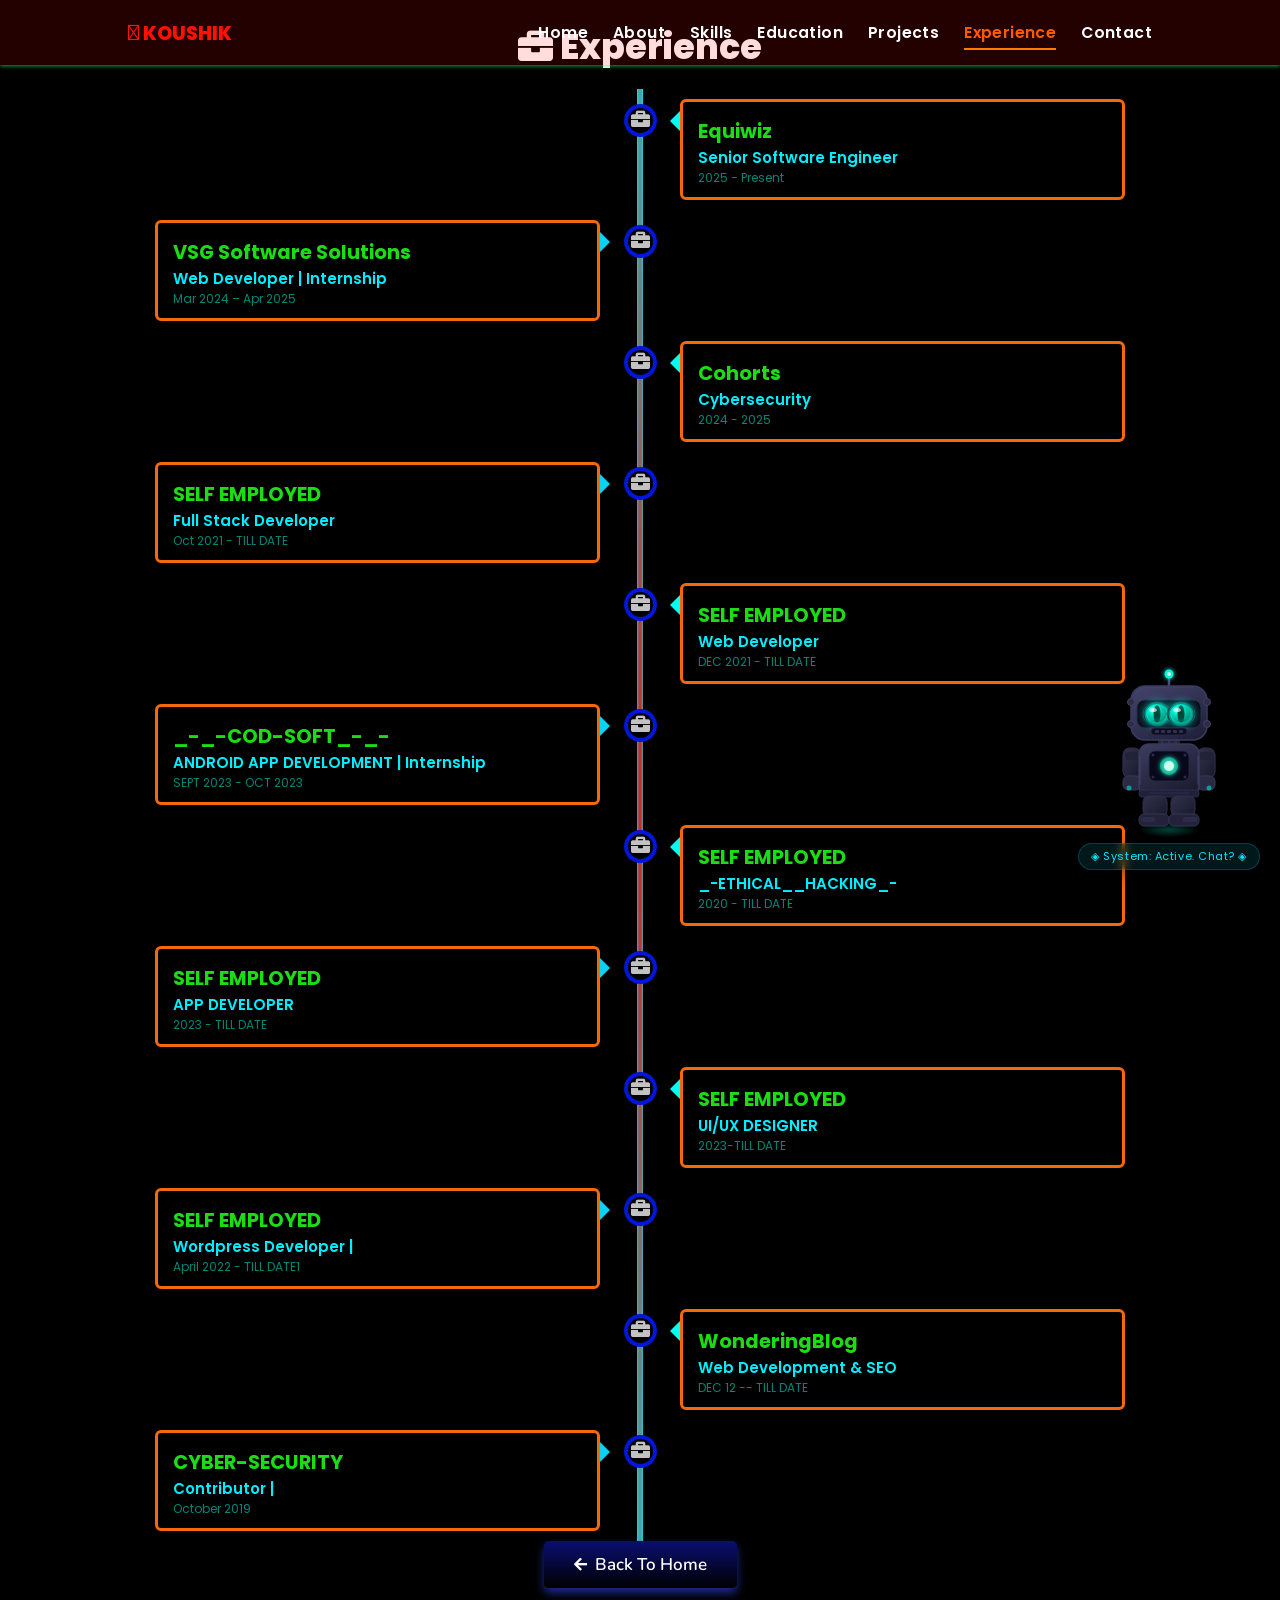
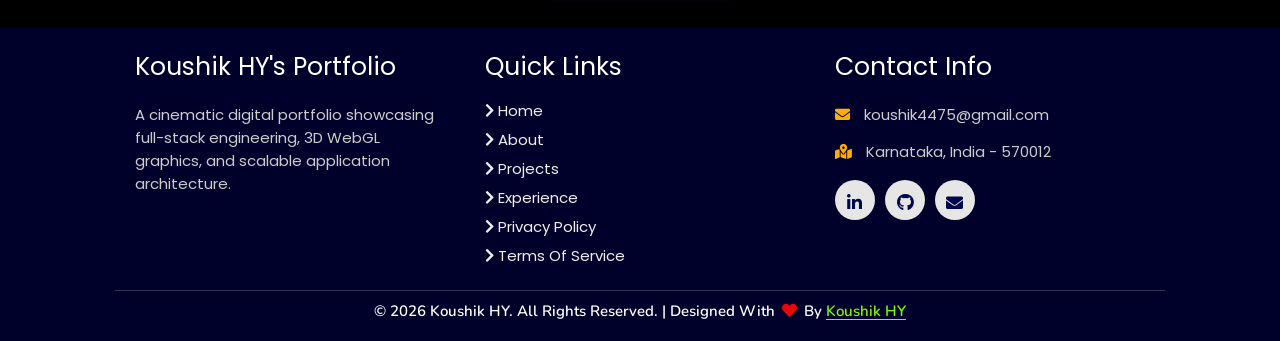
<file: experience/index.html>
<!DOCTYPE html>
<html lang="en">

<head>
  <script async src="https://pagead2.googlesyndication.com/pagead/js/adsbygoogle.js?client=ca-pub-8878096861679129"
    crossorigin="anonymous"></script>
  <meta name="google-adsense-account" content="ca-pub-8878096861679129">
  <meta charset="UTF-8">
  <meta http-equiv="X-UA-Compatible" content="IE=edge">
  <meta name="viewport" content="width=device-width, initial-scale=1.0">
  <link rel="stylesheet" href="./style.css">
  <!-- Font Awesome -->
  <link rel="stylesheet" href="https://cdnjs.cloudflare.com/ajax/libs/font-awesome/5.15.3/css/all.min.css"
    integrity="sha512-iBBXm8fW90+nuLcSKlbmrPcLa0OT92xO1BIsZ+ywDWZCvqsWgccV3gFoRBv0z+8dLJgyAHIhR35VZc2oM/gI1w=="
    crossorigin="anonymous" referrerpolicy="no-referrer" />
  <link id="favicon" rel="icon" href="/assets/images/koushik-hy-wave-favicon.png" type="image/png">

  <title>Koushik HY | Software Engineering Experience</title>
  <meta name="description" content="Explore Koushik HY’s software engineering experience at Equiwiz and previous roles in web development, cybersecurity, and app development.">
  <meta name="keywords" content="Koushik HY experience, koushik4475, koushikhy, koushik, Senior Software Engineer, Equiwiz, VSG Software Solutions, Cohorts, CodSoft, full stack developer, software engineer">
  <meta name="author" content="Koushik HY">
  <meta name="robots" content="index, follow">
  <link rel="canonical" href="https://koushikhy.netlify.app/experience/">
  <meta property="og:type" content="website">
  <meta property="og:title" content="Koushik HY | Software Engineering Experience">
  <meta property="og:description" content="Explore Koushik HY’s software engineering experience at Equiwiz and previous roles in web development, cybersecurity, and app development.">
  <meta property="og:url" content="https://koushikhy.netlify.app/experience/">
  <meta property="og:image" content="https://koushikhy.netlify.app/assets/images/koushik-hy-fullstack-developer-hero.png">
  <meta property="og:site_name" content="Koushik HY's Portfolio">
  <meta name="twitter:card" content="summary_large_image">
  <meta name="twitter:title" content="Koushik HY | Software Engineering Experience">
  <meta name="twitter:description" content="Senior Software Engineer at Equiwiz and prior roles — the professional journey of Koushik HY.">
  <meta name="twitter:image" content="https://koushikhy.netlify.app/assets/images/koushik-hy-fullstack-developer-hero.png">
</head>

<body oncontextmenu="return false">

  <!-- navbar starts -->
  <header data-google-anno-skip="true">
    <a href="/" class="logo"><i class="fa-solid fa-code"></i> KOUSHIK</a>

    <div id="menu" class="fas fa-bars"></div>
    <nav class="navbar">
      <ul>
        <li><a href="/#home">Home</a></li>
        <li><a href="/#about">About</a></li>
        <li><a href="/#skills">Skills</a></li>
        <li><a href="/#education">Education</a></li>
        <li><a href="/projects/">Projects</a></li>
        <li><a class="active" href="/experience/">Experience</a></li>
        <li><a href="/#contact">Contact</a></li>
      </ul>
    </nav>
  </header>
  <!-- navbar ends -->

  <!-- experience section starts -->
  <main id="main-content">
  <section class="experience" id="experience">

    <h1 class="heading"><i class="fas fa-briefcase"></i> Experience</h1>
    <div class="quote">
      <span>every experience in your life is being orchestrated to teach you something you need to know to move
        forward.</span>
    </div>

    <div class="timeline">

      <div class="container right">
        <div class="content">
          <div class="tag">
            <h2>Equiwiz</h2>
          </div>
          <div class="desc">
            <h3>Senior Software Engineer</h3>
            <p>2025 - Present</p>
          </div>
        </div>
      </div>

      <div class="container left">
        <div class="content">
          <div class="tag">
            <h2>VSG Software Solutions</h2>
          </div>
          <div class="desc">
            <h3>Web Developer | Internship</h3>
            <p>Mar 2024 – Apr 2025</p>
          </div>
        </div>
      </div>

      <div class="container right">
        <div class="content">
          <div class="tag">
            <h2>Cohorts</h2>
          </div>
          <div class="desc">
            <h3>Cybersecurity</h3>
            <p>2024 - 2025</p>
          </div>
        </div>
      </div>

      <div class="container left">
        <div class="content">
          <div class="tag">
            <h2>SELF EMPLOYED</h2>
          </div>
          <div class="desc">
            <h3>Full Stack Developer</h3>
            <p>Oct 2021 - TILL DATE</p>
          </div>
        </div>
      </div>

      <div class="container right">
        <div class="content">
          <div class="tag">
            <h2>SELF EMPLOYED</h2>
          </div>
          <div class="desc">
            <h3>Web Developer </h3>
            <p>DEC 2021 - TILL DATE</p>
          </div>
        </div>
      </div>

      <div class="container left">
        <div class="content">
          <div class="tag">
            <h2>_-_-COD-SOFT_-_-</h2>
          </div>
          <div class="desc">
            <h3>ANDROID APP DEVELOPMENT | Internship</h3>
            <p>SEPT 2023 - OCT 2023</p>
          </div>
        </div>
      </div>

      <div class="container right">
        <div class="content">
          <div class="tag">
            <h2>SELF EMPLOYED</h2>
          </div>
          <div class="desc">
            <h3> _-ETHICAL__HACKING_- </h3>
            <p> 2020 - TILL DATE</p>

          </div>
        </div>
      </div>

      <div class="container left">
        <div class="content">
          <div class="tag">
            <h2>SELF EMPLOYED</h2>
          </div>
          <div class="desc">
            <h3>APP DEVELOPER</h3>
            <p>2023 - TILL DATE</p>
          </div>
        </div>
      </div>

      <div class="container right">
        <div class="content">
          <div class="tag">
            <h2>SELF EMPLOYED</h2>
          </div>
          <div class="desc">
            <h3>UI/UX DESIGNER</h3>
            <p>2023-TILL DATE</p>
          </div>
        </div>
      </div>

      <div class="container left">
        <div class="content">
          <div class="tag">
            <h2>SELF EMPLOYED</h2>
          </div>
          <div class="desc">
            <h3>Wordpress Developer | </h3>
            <p>April 2022 - TILL DATE1</p>
          </div>
        </div>
      </div>

      <div class="container right">
        <div class="content">
          <div class="tag">
            <h2>WonderingBlog</h2>
          </div>
          <div class="desc">
            <h3>Web Development & SEO </h3>
            <p>DEC 12 -- TILL DATE</p>
          </div>
        </div>
      </div>

      <div class="container left">
        <div class="content">
          <div class="tag">
            <h2>CYBER-SECURITY </h2>
          </div>
          <div class="desc">
            <h3>Contributor | </h3>
            <p>October 2019 </p>
          </div>
        </div>
      </div>

    </div>

    <div class="morebtn">
      <a href="/#experience" class="btn">
        <i class="fas fa-arrow-left"></i>
        <span>Back to Home</span>
      </a>
    </div>

    </div>
  </section>
  <!-- experience section ends -->
  </main>



  <!-- scroll top btn -->
  <a href="#experience" class="fas fa-angle-up google-anno-skip" id="scroll-top" data-google-anno-skip="true" aria-label="Scroll to top"></a>
  <!-- scroll back to top -->

  <div id="master-robot-orb" aria-label="Live Chat" class="robo-pet google-anno-skip" data-google-anno-skip="true">
    <div id="scene">
      <div id="robo-root">
        <div id="robo-shadow"></div>
        <svg id="robo" class="float idle" viewBox="0 0 120 155" xmlns="http://www.w3.org/2000/svg" style="overflow:visible;">
        <defs>
          <linearGradient id="bodyG" x1="20%" y1="0%" x2="80%" y2="100%">
            <stop offset="0%" stop-color="#3a3a5c"/><stop offset="100%" stop-color="#1a1a2e"/>
          </linearGradient>
          <linearGradient id="headG" x1="15%" y1="0%" x2="85%" y2="100%">
            <stop offset="0%" stop-color="#42426a"/><stop offset="100%" stop-color="#20203a"/>
          </linearGradient>
          <linearGradient id="limbG" x1="0%" y1="0%" x2="100%" y2="100%">
            <stop offset="0%" stop-color="#32324e"/><stop offset="100%" stop-color="#18182a"/>
          </linearGradient>
          <radialGradient id="eyeGl" cx="35%" cy="30%" r="70%">
            <stop offset="0%" stop-color="#ccffee"/><stop offset="30%" stop-color="#00f5d4"/><stop offset="100%" stop-color="#005540"/>
          </radialGradient>
          <radialGradient id="chestGl" cx="50%" cy="50%" r="50%">
            <stop offset="0%" stop-color="#80ffee"/><stop offset="100%" stop-color="#00a888"/>
          </radialGradient>
          <filter id="eFX" x="-100%" y="-100%" width="300%" height="300%">
            <feGaussianBlur stdDeviation="4" result="b"/>
            <feMerge><feMergeNode in="b"/><feMergeNode in="b"/><feMergeNode in="SourceGraphic"/></feMerge>
          </filter>
          <filter id="sFX" x="-60%" y="-60%" width="220%" height="220%">
            <feGaussianBlur stdDeviation="2.5" result="b"/>
            <feMerge><feMergeNode in="b"/><feMergeNode in="SourceGraphic"/></feMerge>
          </filter>
          <filter id="bodyFX" x="-10%" y="-10%" width="120%" height="120%">
            <feGaussianBlur stdDeviation="1.5" result="b"/>
            <feMerge><feMergeNode in="b"/><feMergeNode in="SourceGraphic"/></feMerge>
          </filter>
        </defs>

        <!-- ANTENNA -->
        <line x1="60" y1="12" x2="60" y2="22" stroke="#4a4a7a" stroke-width="2.5" stroke-linecap="round"/>
        <circle id="ant-dot" cx="60" cy="8" r="4.5" fill="#00f5d4" filter="url(#sFX)" style="animation:antenna-blink 3s ease-in-out infinite;"/>
        <circle cx="60" cy="8" r="2" fill="#ccffee"/>

        <!-- NECK -->
        <rect x="49" y="72" width="22" height="8" rx="3" fill="#252538"/>
        <line x1="53" y1="74" x2="53" y2="78" stroke="#383858" stroke-width="1.2"/>
        <line x1="60" y1="74" x2="60" y2="78" stroke="#383858" stroke-width="1.2"/>
        <line x1="67" y1="74" x2="67" y2="78" stroke="#383858" stroke-width="1.2"/>

        <!-- HEAD -->
        <rect x="22" y="20" width="76" height="54" rx="14" fill="url(#headG)" stroke="#3a3a60" stroke-width="1.5"/>
        <!-- head side bolts -->
        <circle cx="22" cy="36" r="3.5" fill="#2c2c44" stroke="#404065" stroke-width="1"/>
        <circle cx="98" cy="36" r="3.5" fill="#2c2c44" stroke="#404065" stroke-width="1"/>
        <circle cx="22" cy="58" r="3.5" fill="#2c2c44" stroke="#404065" stroke-width="1"/>
        <circle cx="98" cy="58" r="3.5" fill="#2c2c44" stroke="#404065" stroke-width="1"/>
        <!-- head top edge line -->
        <line x1="36" y1="21" x2="84" y2="21" stroke="#4a4a78" stroke-width="0.8" opacity=".7"/>
        <!-- visor strip bg -->
        <rect x="28" y="34" width="64" height="28" rx="8" fill="#0a0a18" stroke="#2a2a48" stroke-width="1"/>

        <!-- EYES (interactive) -->
        <!-- left socket -->
        <ellipse cx="48" cy="48" rx="14" ry="12" fill="#050510" stroke="#2e2e50" stroke-width="1"/>
        <!-- left iris -->
        <ellipse id="liris" cx="48" cy="48" rx="11" ry="10" fill="url(#eyeGl)"/>
        <!-- left slit -->
        <ellipse id="lpup" cx="48" cy="48" rx="3.5" ry="9" fill="#001a10" opacity=".9"/>
        <!-- left glow -->
        <ellipse cx="48" cy="48" rx="11" ry="10" fill="none" stroke="#00f5d4" stroke-width="3" filter="url(#eFX)" opacity=".6"/>
        <!-- left highlight -->
        <ellipse id="lhl" cx="44" cy="44" rx="3.8" ry="2" fill="white" opacity=".65"/>
        <!-- left blink -->
        <ellipse id="lblink" cx="48" cy="48" rx="15" ry="0" fill="#0a0a18"/>

        <!-- right socket -->
        <ellipse cx="72" cy="48" rx="14" ry="12" fill="#050510" stroke="#2e2e50" stroke-width="1"/>
        <ellipse id="riris" cx="72" cy="48" rx="11" ry="10" fill="url(#eyeGl)"/>
        <ellipse id="rpup" cx="72" cy="48" rx="3.5" ry="9" fill="#001a10" opacity=".9"/>
        <ellipse cx="72" cy="48" rx="11" ry="10" fill="none" stroke="#00f5d4" stroke-width="3" filter="url(#eFX)" opacity=".6"/>
        <ellipse id="rhl" cx="68" cy="44" rx="3.8" ry="2" fill="white" opacity=".65"/>
        <ellipse id="rblink" cx="72" cy="48" rx="15" ry="0" fill="#0a0a18"/>

        <!-- mouth/speaker -->
        <rect x="42" y="62" width="36" height="7" rx="3.5" fill="#0e0e20" stroke="#2c2c48" stroke-width=".8"/>
        <rect x="46" y="64" width="4" height="3" rx="1" fill="#303055"/>
        <rect x="52" y="64" width="4" height="3" rx="1" fill="#303055"/>
        <rect x="58" y="64" width="4" height="3" rx="1" fill="#303055"/>
        <rect x="64" y="64" width="4" height="3" rx="1" fill="#303055"/>
        <rect x="70" y="64" width="4" height="3" rx="1" fill="#303055"/>

        <!-- ARMS -->
        <g id="arm-l" style="transform-origin:28px 90px;">
          <rect x="14" y="82" width="18" height="30" rx="7" fill="url(#limbG)" stroke="#2e2e4a" stroke-width="1.2"/>
          <rect x="16" y="86" width="14" height="8" rx="3" fill="#222235" opacity=".8"/>
          <!-- hand -->
          <rect x="14" y="110" width="18" height="14" rx="5" fill="#2a2a42" stroke="#383855" stroke-width="1"/>
          <circle cx="20" cy="122" r="2.5" fill="#00d0b8" opacity=".7"/>
        </g>
        <g id="arm-r" style="transform-origin:92px 90px;">
          <rect x="88" y="82" width="18" height="30" rx="7" fill="url(#limbG)" stroke="#2e2e4a" stroke-width="1.2"/>
          <rect x="90" y="86" width="14" height="8" rx="3" fill="#222235" opacity=".8"/>
          <rect x="88" y="110" width="18" height="14" rx="5" fill="#2a2a42" stroke="#383855" stroke-width="1"/>
          <circle cx="100" cy="122" r="2.5" fill="#00d0b8" opacity=".7"/>
        </g>

        <!-- BODY -->
        <rect x="30" y="78" width="60" height="52" rx="10" fill="url(#bodyG)" stroke="#383860" stroke-width="1.5"/>
        <!-- body side ridges -->
        <line x1="31" y1="90" x2="31" y2="118" stroke="#404068" stroke-width="1.2" stroke-linecap="round"/>
        <line x1="89" y1="90" x2="89" y2="118" stroke="#404068" stroke-width="1.2" stroke-linecap="round"/>
        <!-- chest screen -->
        <rect x="40" y="85" width="40" height="30" rx="6" fill="#08081a" stroke="#2a2a48" stroke-width=".9"/>
        <!-- chest glow orb -->
        <circle id="chest-orb" cx="60" cy="100" r="9" fill="url(#chestGl)" filter="url(#sFX)" style="animation:chest-blink 3.5s ease-in-out infinite;"/>
        <circle cx="60" cy="100" r="5" fill="#ccffee"/>
        <!-- chest corner dots -->
        <circle cx="44" cy="89" r="1.5" fill="#2a2a50"/>
        <circle cx="76" cy="89" r="1.5" fill="#2a2a50"/>
        <circle cx="44" cy="111" r="1.5" fill="#2a2a50"/>
        <circle cx="76" cy="111" r="1.5" fill="#2a2a50"/>
        <!-- waist ridge -->
        <rect x="30" y="124" width="60" height="7" rx="3" fill="#20203a" stroke="#303050" stroke-width=".8"/>
        <line x1="40" y1="127" x2="80" y2="127" stroke="#404068" stroke-width=".7" opacity=".6"/>

        <!-- LEGS -->
        <g id="leg-l" style="transform-origin:47px 132px;">
          <rect x="34" y="130" width="24" height="20" rx="6" fill="url(#limbG)" stroke="#2e2e4a" stroke-width="1.1"/>
          <!-- foot -->
          <rect x="30" y="148" width="30" height="12" rx="5" fill="#22223a" stroke="#343455" stroke-width="1"/>
          <rect x="32" y="151" width="14" height="5" rx="2" fill="#2c2c48"/>
        </g>
        <g id="leg-r" style="transform-origin:73px 132px;">
          <rect x="62" y="130" width="24" height="20" rx="6" fill="url(#limbG)" stroke="#2e2e4a" stroke-width="1.1"/>
          <rect x="60" y="148" width="30" height="12" rx="5" fill="#22223a" stroke="#343455" stroke-width="1"/>
          <rect x="74" y="151" width="14" height="5" rx="2" fill="#2c2c48"/>
        </g>

        </svg>
      </div>
      <div id="robo-shadow-bottom" style="width:60px;height:14px;background:radial-gradient(ellipse,rgba(0,240,200,.28),transparent 72%);border-radius:50%;margin-top:-4px;animation:shadow-pulse 2.2s ease-in-out infinite;"></div>
      <div id="mood">◈ system: active. chat? ◈</div>
    </div>
  </div>

  <!-- footer section starts -->
  <section class="footer">
    <div class="box-container">
      <div class="box">
        <h3>Koushik HY's Portfolio</h3>
        <p>A cinematic digital portfolio showcasing full-stack engineering, 3D WebGL graphics, and scalable application architecture.</p>
      </div>

      <div class="box">
        <h3>Quick Links</h3>
        <a href="/#home"><i class="fas fa-chevron-right"></i> Home</a>
        <a href="/#about"><i class="fas fa-chevron-right"></i> About</a>
        <a href="/projects/"><i class="fas fa-chevron-right"></i> Projects</a>
        <a href="/experience/"><i class="fas fa-chevron-right"></i> Experience</a>
        <a href="/privacy"><i class="fas fa-chevron-right"></i> Privacy Policy</a>
        <a href="/terms"><i class="fas fa-chevron-right"></i> Terms of Service</a>
      </div>

      <div class="box">
        <h3>Contact Info</h3>
        <p><i class="fas fa-envelope"></i> koushik4475@gmail.com</p>
        <p><i class="fas fa-map-marked-alt"></i> Karnataka, India - 570012</p>
        <div class="share">
          <a href="https://www.linkedin.com/in/koushik-hy-3740a125b" aria-label="LinkedIn" target="_blank" rel="noopener noreferrer"><i class="fab fa-linkedin-in"></i></a>
          <a href="https://github.com/koushik4475" aria-label="GitHub" target="_blank" rel="noopener noreferrer"><i class="fab fa-github"></i></a>
          <a href="mailto:koushik4475@gmail.com" aria-label="Email"><i class="fas fa-envelope"></i></a>
        </div>
      </div>
    </div>

    <p class="credit">&copy; 2026 Koushik HY. All rights reserved. | Designed with <i class="fa fa-heart pulse"></i> by <a href="https://www.linkedin.com/in/koushik-hy-3740a125b" target="_blank" rel="noopener noreferrer">Koushik HY</a></p>
  </section>
  <!-- footer section ends -->

  <!-- ==== ALL MAJOR JAVASCRIPT CDNS STARTS ==== -->
  <!-- jquery cdn -->
  <script src="https://cdnjs.cloudflare.com/ajax/libs/jquery/3.6.0/jquery.min.js"
    integrity="sha512-894YE6QWD5I59HgZOGReFYm4dnWc1Qt5NtvYSaNcOP+u1T9qYdvdihz0PPSiiqn/+/3e7Jo4EaG7TubfWGUrMQ=="
    crossorigin="anonymous" referrerpolicy="no-referrer"></script>

  <!-- ==== ALL MAJOR JAVASCRIPT CDNS ENDS ==== -->

  <script src="./script.js"></script>

</body>

</html>
</file>
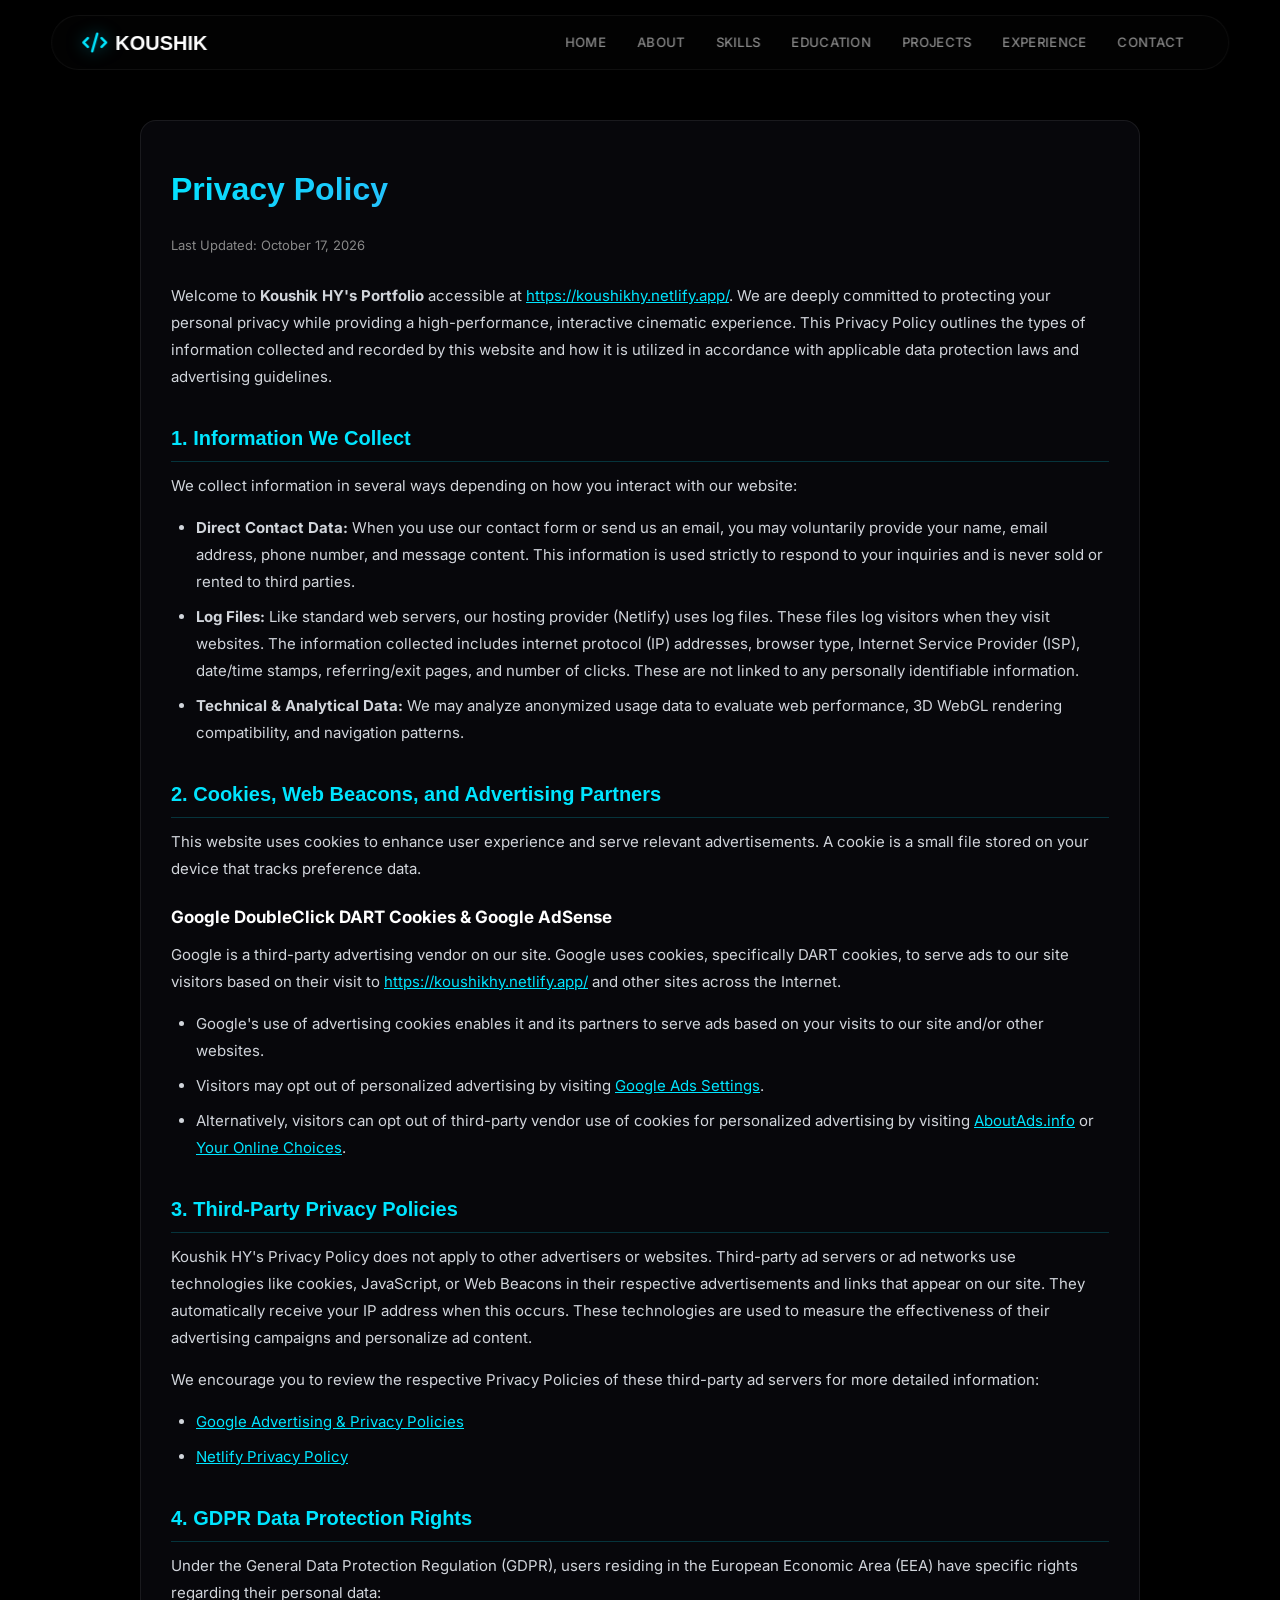
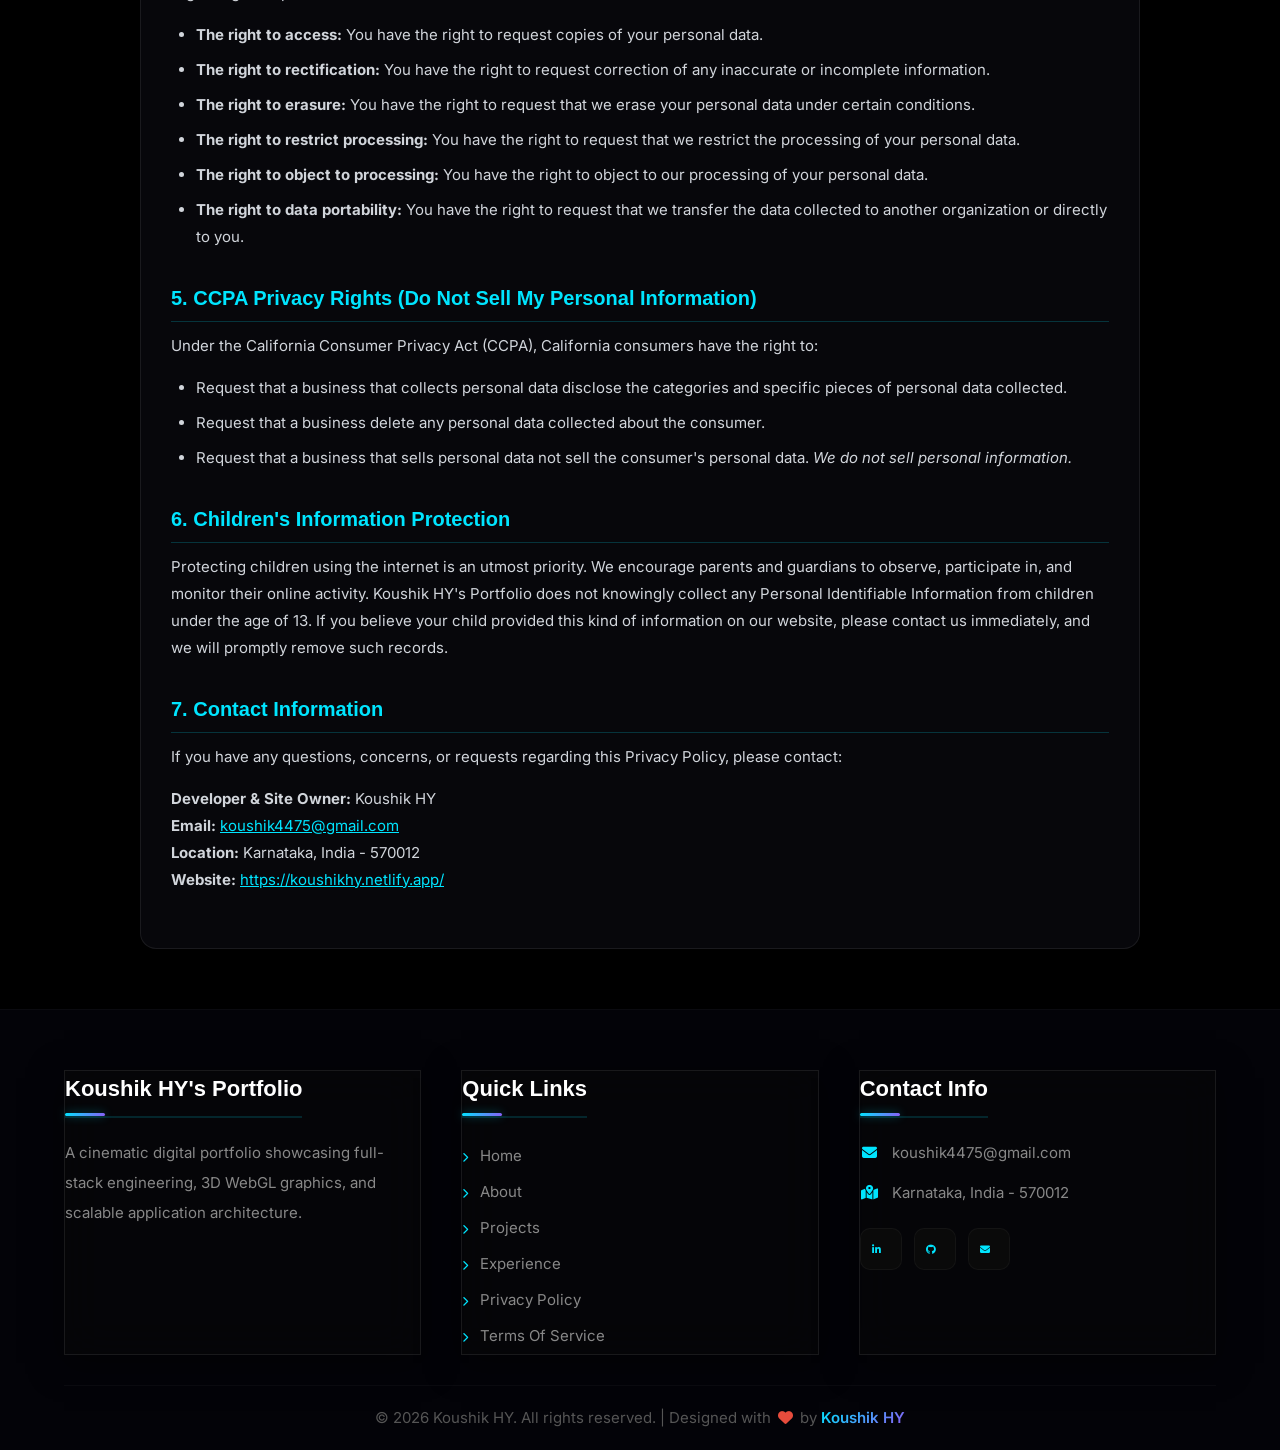
<file: privacy.html>
<!DOCTYPE html>
<html lang="en">

<head>
  <meta charset="UTF-8">
  <meta http-equiv="X-UA-Compatible" content="IE=edge">
  <meta name="viewport" content="width=device-width, initial-scale=1.0">

  <title>Privacy Policy | Koushik HY Portfolio</title>
  <meta name="description"
    content="Learn how Koushik HY's portfolio uses cookies, analytics, advertising, and third-party services, and how to contact the site owner about privacy.">
  <meta name="robots" content="index, follow">
  <link rel="canonical" href="https://koushikhy.netlify.app/privacy">

  <link rel="stylesheet" href="./assets/css/style.css">
  <link rel="stylesheet" href="https://cdnjs.cloudflare.com/ajax/libs/font-awesome/6.5.1/css/all.min.css"
    crossorigin="anonymous" referrerpolicy="no-referrer" />
  <link id="favicon" rel="icon" href="/assets/images/koushik-hy-wave-favicon.png" type="image/png">

  <meta name="google-adsense-account" content="ca-pub-8878096861679129">
  <script async src="https://pagead2.googlesyndication.com/pagead/js/adsbygoogle.js?client=ca-pub-8878096861679129"
    crossorigin="anonymous"></script>

  <style>
    .legal-container {
      max-width: 1000px;
      margin: 12rem auto 6rem;
      padding: 4rem 3rem;
      background: rgba(10, 10, 15, 0.75);
      backdrop-filter: blur(20px);
      border: 1px solid rgba(255, 255, 255, 0.08);
      border-radius: var(--radius);
      box-shadow: 0 20px 50px rgba(0, 0, 0, 0.5);
      color: #d1d5db;
      font-size: 1.5rem;
      line-height: 1.8;
    }
    .legal-container h1 {
      font-family: var(--font-heading);
      font-size: 3.2rem;
      color: var(--text-white);
      margin-bottom: 1.5rem;
      background: var(--gradient-main);
      -webkit-background-clip: text;
      -webkit-text-fill-color: transparent;
    }
    .legal-container h2 {
      font-family: var(--font-heading);
      font-size: 2rem;
      color: var(--cyan);
      margin-top: 3rem;
      margin-bottom: 1rem;
      border-bottom: 1px solid rgba(0, 229, 255, 0.2);
      padding-bottom: 0.5rem;
    }
    .legal-container h3 {
      font-size: 1.7rem;
      color: var(--text-white);
      margin-top: 2rem;
      margin-bottom: 0.8rem;
    }
    .legal-container p {
      margin-bottom: 1.5rem;
    }
    .legal-container ul {
      margin-left: 2.5rem;
      margin-bottom: 1.5rem;
      list-style-type: disc;
    }
    .legal-container li {
      margin-bottom: 0.8rem;
    }
    .legal-container a {
      color: var(--cyan);
      text-decoration: underline;
      transition: var(--transition);
    }
    .legal-container a:hover {
      color: var(--violet);
    }
    .last-updated {
      font-size: 1.3rem;
      color: var(--text-gray);
      margin-bottom: 2.5rem;
    }
    @media (max-width: 768px) {
      .legal-container {
        margin: 9rem 1.5rem 4rem;
        padding: 2.5rem 1.5rem;
      }
      .legal-container h1 {
        font-size: 2.4rem;
      }
    }
  </style>
</head>

<body>

  <header>
    <a href="./#home" class="logo"><i class="fa-solid fa-code"></i> KOUSHIK</a>

    <div id="menu" class="fas fa-bars"></div>
    <nav class="navbar">
      <div id="close-menu" class="fas fa-times"></div>
      <ul>
        <li><a href="./#home">Home</a></li>
        <li><a href="./#about">About</a></li>
        <li><a href="./#skills">Skills</a></li>
        <li><a href="./#education">Education</a></li>
        <li><a href="./projects/">Projects</a></li>
        <li><a href="./experience/">Experience</a></li>
        <li><a href="./#contact">Contact</a></li>
      </ul>
    </nav>
  </header>

  <main class="legal-container">
    <h1>Privacy Policy</h1>
    <div class="last-updated">Last Updated: October 17, 2026</div>

    <p>Welcome to <strong>Koushik HY's Portfolio</strong> accessible at <a href="https://koushikhy.netlify.app/">https://koushikhy.netlify.app/</a>. We are deeply committed to protecting your personal privacy while providing a high-performance, interactive cinematic experience. This Privacy Policy outlines the types of information collected and recorded by this website and how it is utilized in accordance with applicable data protection laws and advertising guidelines.</p>

    <h2>1. Information We Collect</h2>
    <p>We collect information in several ways depending on how you interact with our website:</p>
    <ul>
      <li><strong>Direct Contact Data:</strong> When you use our contact form or send us an email, you may voluntarily provide your name, email address, phone number, and message content. This information is used strictly to respond to your inquiries and is never sold or rented to third parties.</li>
      <li><strong>Log Files:</strong> Like standard web servers, our hosting provider (Netlify) uses log files. These files log visitors when they visit websites. The information collected includes internet protocol (IP) addresses, browser type, Internet Service Provider (ISP), date/time stamps, referring/exit pages, and number of clicks. These are not linked to any personally identifiable information.</li>
      <li><strong>Technical &amp; Analytical Data:</strong> We may analyze anonymized usage data to evaluate web performance, 3D WebGL rendering compatibility, and navigation patterns.</li>
    </ul>

    <h2>2. Cookies, Web Beacons, and Advertising Partners</h2>
    <p>This website uses cookies to enhance user experience and serve relevant advertisements. A cookie is a small file stored on your device that tracks preference data.</p>
    
    <h3>Google DoubleClick DART Cookies &amp; Google AdSense</h3>
    <p>Google is a third-party advertising vendor on our site. Google uses cookies, specifically DART cookies, to serve ads to our site visitors based on their visit to <a href="https://koushikhy.netlify.app/">https://koushikhy.netlify.app/</a> and other sites across the Internet.</p>
    <ul>
      <li>Google's use of advertising cookies enables it and its partners to serve ads based on your visits to our site and/or other websites.</li>
      <li>Visitors may opt out of personalized advertising by visiting <a href="https://www.google.com/settings/ads" target="_blank" rel="noopener noreferrer">Google Ads Settings</a>.</li>
      <li>Alternatively, visitors can opt out of third-party vendor use of cookies for personalized advertising by visiting <a href="https://www.aboutads.info/choices/" target="_blank" rel="noopener noreferrer">AboutAds.info</a> or <a href="https://youronlinechoices.com/" target="_blank" rel="noopener noreferrer">Your Online Choices</a>.</li>
    </ul>

    <h2>3. Third-Party Privacy Policies</h2>
    <p>Koushik HY's Privacy Policy does not apply to other advertisers or websites. Third-party ad servers or ad networks use technologies like cookies, JavaScript, or Web Beacons in their respective advertisements and links that appear on our site. They automatically receive your IP address when this occurs. These technologies are used to measure the effectiveness of their advertising campaigns and personalize ad content.</p>
    <p>We encourage you to review the respective Privacy Policies of these third-party ad servers for more detailed information:</p>
    <ul>
      <li><a href="https://policies.google.com/technologies/ads" target="_blank" rel="noopener noreferrer">Google Advertising &amp; Privacy Policies</a></li>
      <li><a href="https://www.netlify.com/privacy/" target="_blank" rel="noopener noreferrer">Netlify Privacy Policy</a></li>
    </ul>

    <h2>4. GDPR Data Protection Rights</h2>
    <p>Under the General Data Protection Regulation (GDPR), users residing in the European Economic Area (EEA) have specific rights regarding their personal data:</p>
    <ul>
      <li><strong>The right to access:</strong> You have the right to request copies of your personal data.</li>
      <li><strong>The right to rectification:</strong> You have the right to request correction of any inaccurate or incomplete information.</li>
      <li><strong>The right to erasure:</strong> You have the right to request that we erase your personal data under certain conditions.</li>
      <li><strong>The right to restrict processing:</strong> You have the right to request that we restrict the processing of your personal data.</li>
      <li><strong>The right to object to processing:</strong> You have the right to object to our processing of your personal data.</li>
      <li><strong>The right to data portability:</strong> You have the right to request that we transfer the data collected to another organization or directly to you.</li>
    </ul>

    <h2>5. CCPA Privacy Rights (Do Not Sell My Personal Information)</h2>
    <p>Under the California Consumer Privacy Act (CCPA), California consumers have the right to:</p>
    <ul>
      <li>Request that a business that collects personal data disclose the categories and specific pieces of personal data collected.</li>
      <li>Request that a business delete any personal data collected about the consumer.</li>
      <li>Request that a business that sells personal data not sell the consumer's personal data. <em>We do not sell personal information.</em></li>
    </ul>

    <h2>6. Children's Information Protection</h2>
    <p>Protecting children using the internet is an utmost priority. We encourage parents and guardians to observe, participate in, and monitor their online activity. Koushik HY's Portfolio does not knowingly collect any Personal Identifiable Information from children under the age of 13. If you believe your child provided this kind of information on our website, please contact us immediately, and we will promptly remove such records.</p>

    <h2>7. Contact Information</h2>
    <p>If you have any questions, concerns, or requests regarding this Privacy Policy, please contact:</p>
    <p>
      <strong>Developer &amp; Site Owner:</strong> Koushik HY<br>
      <strong>Email:</strong> <a href="mailto:koushik4475@gmail.com">koushik4475@gmail.com</a><br>
      <strong>Location:</strong> Karnataka, India - 570012<br>
      <strong>Website:</strong> <a href="https://koushikhy.netlify.app/">https://koushikhy.netlify.app/</a>
    </p>
  </main>

  <section class="footer">
    <div class="box-container">
      <div class="box">
        <h3>Koushik HY's Portfolio</h3>
        <p>A cinematic digital portfolio showcasing full-stack engineering, 3D WebGL graphics, and scalable application architecture.</p>
      </div>

      <div class="box">
        <h3>Quick Links</h3>
        <a href="./#home"><i class="fas fa-chevron-right"></i> Home</a>
        <a href="./#about"><i class="fas fa-chevron-right"></i> About</a>
        <a href="./projects/"><i class="fas fa-chevron-right"></i> Projects</a>
        <a href="./experience/"><i class="fas fa-chevron-right"></i> Experience</a>
        <a href="/privacy"><i class="fas fa-chevron-right"></i> Privacy Policy</a>
        <a href="/terms"><i class="fas fa-chevron-right"></i> Terms of Service</a>
      </div>

      <div class="box">
        <h3>Contact Info</h3>
        <p><i class="fas fa-envelope"></i> koushik4475@gmail.com</p>
        <p><i class="fas fa-map-marked-alt"></i> Karnataka, India - 570012</p>
        <div class="share">
          <a href="https://www.linkedin.com/in/koushik-hy-3740a125b" aria-label="LinkedIn" target="_blank" rel="noopener noreferrer"><i class="fab fa-linkedin-in"></i></a>
          <a href="https://github.com/koushik4475" aria-label="GitHub" target="_blank" rel="noopener noreferrer"><i class="fab fa-github"></i></a>
          <a href="mailto:koushik4475@gmail.com" aria-label="Email"><i class="fas fa-envelope"></i></a>
        </div>
      </div>
    </div>

    <p class="credit">&copy; 2026 Koushik HY. All rights reserved. | Designed with <i class="fa fa-heart pulse"></i> by <a href="https://www.linkedin.com/in/koushik-hy-3740a125b" target="_blank" rel="noopener noreferrer">Koushik HY</a></p>
  </section>

</body>

</html>
</file>
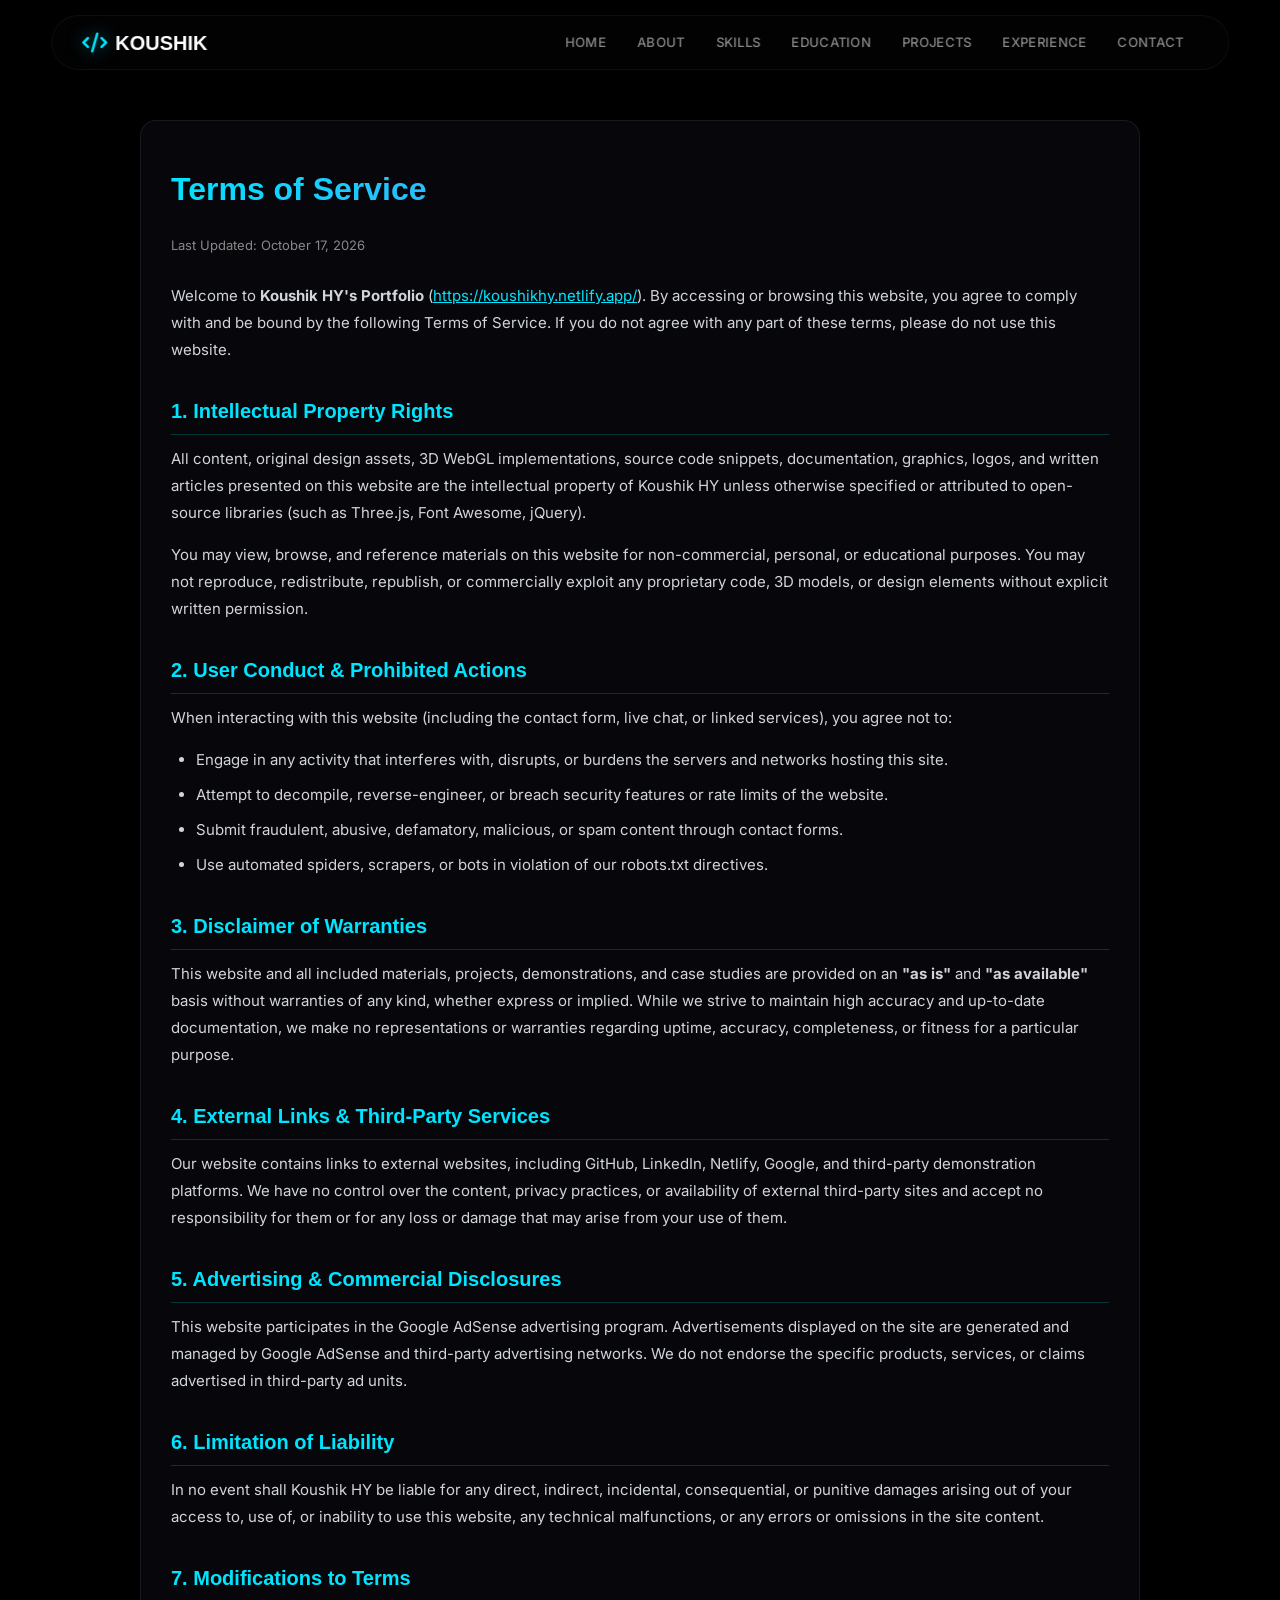
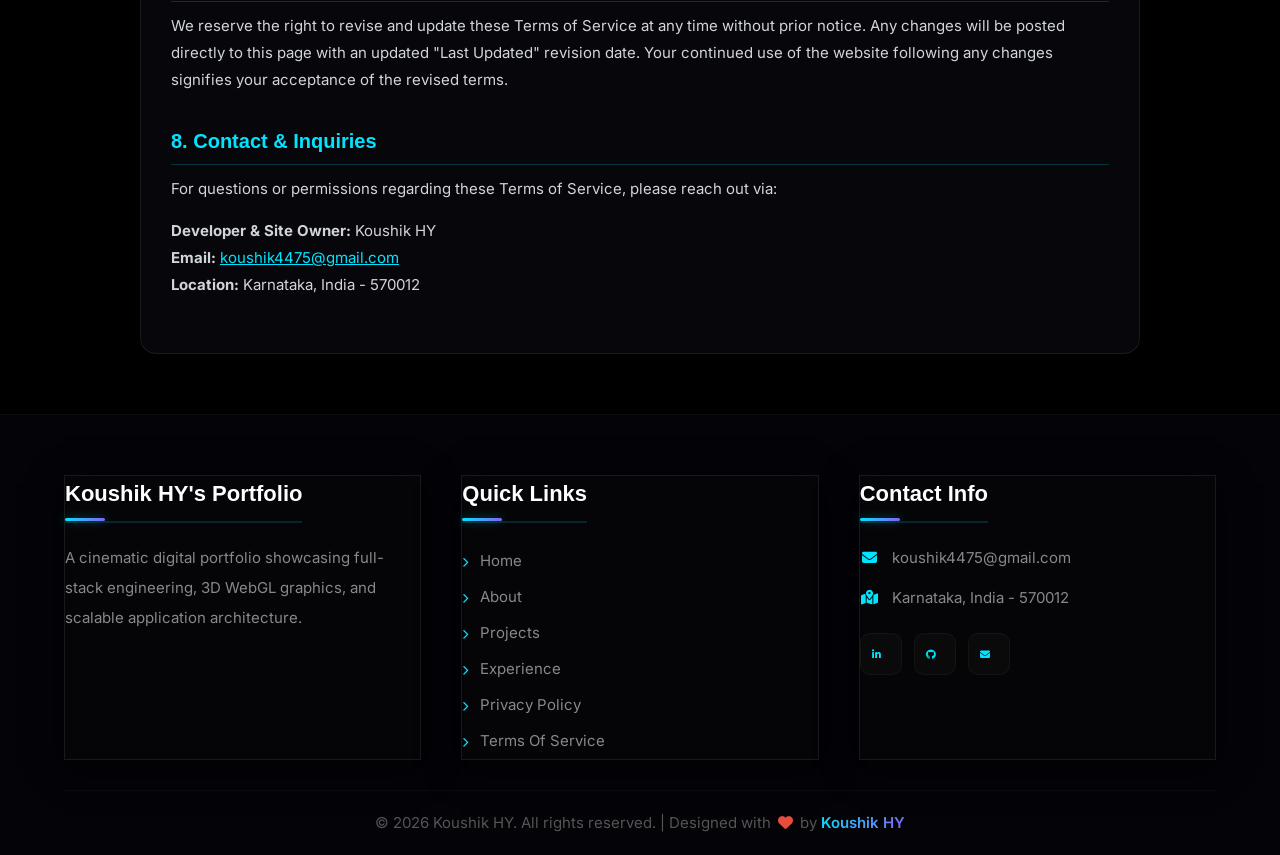
<file: terms.html>
<!DOCTYPE html>
<html lang="en">

<head>
  <meta charset="UTF-8">
  <meta http-equiv="X-UA-Compatible" content="IE=edge">
  <meta name="viewport" content="width=device-width, initial-scale=1.0">

  <title>Terms of Service | Koushik HY Portfolio</title>
  <meta name="description"
    content="Read the terms for using Koushik HY's portfolio, including intellectual property, acceptable use, external links, and disclaimers.">
  <meta name="robots" content="index, follow">
  <link rel="canonical" href="https://koushikhy.netlify.app/terms">

  <link rel="stylesheet" href="./assets/css/style.css">
  <link rel="stylesheet" href="https://cdnjs.cloudflare.com/ajax/libs/font-awesome/6.5.1/css/all.min.css"
    crossorigin="anonymous" referrerpolicy="no-referrer" />
  <link id="favicon" rel="icon" href="/assets/images/koushik-hy-wave-favicon.png" type="image/png">

  <meta name="google-adsense-account" content="ca-pub-8878096861679129">
  <script async src="https://pagead2.googlesyndication.com/pagead/js/adsbygoogle.js?client=ca-pub-8878096861679129"
    crossorigin="anonymous"></script>

  <style>
    .legal-container {
      max-width: 1000px;
      margin: 12rem auto 6rem;
      padding: 4rem 3rem;
      background: rgba(10, 10, 15, 0.75);
      backdrop-filter: blur(20px);
      border: 1px solid rgba(255, 255, 255, 0.08);
      border-radius: var(--radius);
      box-shadow: 0 20px 50px rgba(0, 0, 0, 0.5);
      color: #d1d5db;
      font-size: 1.5rem;
      line-height: 1.8;
    }
    .legal-container h1 {
      font-family: var(--font-heading);
      font-size: 3.2rem;
      color: var(--text-white);
      margin-bottom: 1.5rem;
      background: var(--gradient-main);
      -webkit-background-clip: text;
      -webkit-text-fill-color: transparent;
    }
    .legal-container h2 {
      font-family: var(--font-heading);
      font-size: 2rem;
      color: var(--cyan);
      margin-top: 3rem;
      margin-bottom: 1rem;
      border-bottom: 1px solid rgba(0, 229, 255, 0.2);
      padding-bottom: 0.5rem;
    }
    .legal-container p {
      margin-bottom: 1.5rem;
    }
    .legal-container ul {
      margin-left: 2.5rem;
      margin-bottom: 1.5rem;
      list-style-type: disc;
    }
    .legal-container li {
      margin-bottom: 0.8rem;
    }
    .legal-container a {
      color: var(--cyan);
      text-decoration: underline;
      transition: var(--transition);
    }
    .legal-container a:hover {
      color: var(--violet);
    }
    .last-updated {
      font-size: 1.3rem;
      color: var(--text-gray);
      margin-bottom: 2.5rem;
    }
    @media (max-width: 768px) {
      .legal-container {
        margin: 9rem 1.5rem 4rem;
        padding: 2.5rem 1.5rem;
      }
      .legal-container h1 {
        font-size: 2.4rem;
      }
    }
  </style>
</head>

<body>

  <header>
    <a href="./#home" class="logo"><i class="fa-solid fa-code"></i> KOUSHIK</a>

    <div id="menu" class="fas fa-bars"></div>
    <nav class="navbar">
      <div id="close-menu" class="fas fa-times"></div>
      <ul>
        <li><a href="./#home">Home</a></li>
        <li><a href="./#about">About</a></li>
        <li><a href="./#skills">Skills</a></li>
        <li><a href="./#education">Education</a></li>
        <li><a href="./projects/">Projects</a></li>
        <li><a href="./experience/">Experience</a></li>
        <li><a href="./#contact">Contact</a></li>
      </ul>
    </nav>
  </header>

  <main class="legal-container">
    <h1>Terms of Service</h1>
    <div class="last-updated">Last Updated: October 17, 2026</div>

    <p>Welcome to <strong>Koushik HY's Portfolio</strong> (<a href="https://koushikhy.netlify.app/">https://koushikhy.netlify.app/</a>). By accessing or browsing this website, you agree to comply with and be bound by the following Terms of Service. If you do not agree with any part of these terms, please do not use this website.</p>

    <h2>1. Intellectual Property Rights</h2>
    <p>All content, original design assets, 3D WebGL implementations, source code snippets, documentation, graphics, logos, and written articles presented on this website are the intellectual property of Koushik HY unless otherwise specified or attributed to open-source libraries (such as Three.js, Font Awesome, jQuery).</p>
    <p>You may view, browse, and reference materials on this website for non-commercial, personal, or educational purposes. You may not reproduce, redistribute, republish, or commercially exploit any proprietary code, 3D models, or design elements without explicit written permission.</p>

    <h2>2. User Conduct &amp; Prohibited Actions</h2>
    <p>When interacting with this website (including the contact form, live chat, or linked services), you agree not to:</p>
    <ul>
      <li>Engage in any activity that interferes with, disrupts, or burdens the servers and networks hosting this site.</li>
      <li>Attempt to decompile, reverse-engineer, or breach security features or rate limits of the website.</li>
      <li>Submit fraudulent, abusive, defamatory, malicious, or spam content through contact forms.</li>
      <li>Use automated spiders, scrapers, or bots in violation of our robots.txt directives.</li>
    </ul>

    <h2>3. Disclaimer of Warranties</h2>
    <p>This website and all included materials, projects, demonstrations, and case studies are provided on an <strong>"as is"</strong> and <strong>"as available"</strong> basis without warranties of any kind, whether express or implied. While we strive to maintain high accuracy and up-to-date documentation, we make no representations or warranties regarding uptime, accuracy, completeness, or fitness for a particular purpose.</p>

    <h2>4. External Links &amp; Third-Party Services</h2>
    <p>Our website contains links to external websites, including GitHub, LinkedIn, Netlify, Google, and third-party demonstration platforms. We have no control over the content, privacy practices, or availability of external third-party sites and accept no responsibility for them or for any loss or damage that may arise from your use of them.</p>

    <h2>5. Advertising &amp; Commercial Disclosures</h2>
    <p>This website participates in the Google AdSense advertising program. Advertisements displayed on the site are generated and managed by Google AdSense and third-party advertising networks. We do not endorse the specific products, services, or claims advertised in third-party ad units.</p>

    <h2>6. Limitation of Liability</h2>
    <p>In no event shall Koushik HY be liable for any direct, indirect, incidental, consequential, or punitive damages arising out of your access to, use of, or inability to use this website, any technical malfunctions, or any errors or omissions in the site content.</p>

    <h2>7. Modifications to Terms</h2>
    <p>We reserve the right to revise and update these Terms of Service at any time without prior notice. Any changes will be posted directly to this page with an updated "Last Updated" revision date. Your continued use of the website following any changes signifies your acceptance of the revised terms.</p>

    <h2>8. Contact &amp; Inquiries</h2>
    <p>For questions or permissions regarding these Terms of Service, please reach out via:</p>
    <p>
      <strong>Developer &amp; Site Owner:</strong> Koushik HY<br>
      <strong>Email:</strong> <a href="mailto:koushik4475@gmail.com">koushik4475@gmail.com</a><br>
      <strong>Location:</strong> Karnataka, India - 570012
    </p>
  </main>

  <section class="footer">
    <div class="box-container">
      <div class="box">
        <h3>Koushik HY's Portfolio</h3>
        <p>A cinematic digital portfolio showcasing full-stack engineering, 3D WebGL graphics, and scalable application architecture.</p>
      </div>

      <div class="box">
        <h3>Quick Links</h3>
        <a href="./#home"><i class="fas fa-chevron-right"></i> Home</a>
        <a href="./#about"><i class="fas fa-chevron-right"></i> About</a>
        <a href="./projects/"><i class="fas fa-chevron-right"></i> Projects</a>
        <a href="./experience/"><i class="fas fa-chevron-right"></i> Experience</a>
        <a href="/privacy"><i class="fas fa-chevron-right"></i> Privacy Policy</a>
        <a href="/terms"><i class="fas fa-chevron-right"></i> Terms of Service</a>
      </div>

      <div class="box">
        <h3>Contact Info</h3>
        <p><i class="fas fa-envelope"></i> koushik4475@gmail.com</p>
        <p><i class="fas fa-map-marked-alt"></i> Karnataka, India - 570012</p>
        <div class="share">
          <a href="https://www.linkedin.com/in/koushik-hy-3740a125b" aria-label="LinkedIn" target="_blank" rel="noopener noreferrer"><i class="fab fa-linkedin-in"></i></a>
          <a href="https://github.com/koushik4475" aria-label="GitHub" target="_blank" rel="noopener noreferrer"><i class="fab fa-github"></i></a>
          <a href="mailto:koushik4475@gmail.com" aria-label="Email"><i class="fas fa-envelope"></i></a>
        </div>
      </div>
    </div>

    <p class="credit">&copy; 2026 Koushik HY. All rights reserved. | Designed with <i class="fa fa-heart pulse"></i> by <a href="https://www.linkedin.com/in/koushik-hy-3740a125b" target="_blank" rel="noopener noreferrer">Koushik HY</a></p>
  </section>

</body>

</html>
</file>
<file: experience/style.css>
@import url("https://fonts.googleapis.com/css2?family=Poppins:wght@400;600;700&display=swap");
@import url('https://fonts.googleapis.com/css2?family=Nunito:ital,wght@0,300;0,400;0,600;0,700;1,300;1,400&display=swap');

*{
  margin: 0;
  padding: 0;
  box-sizing: border-box;
  text-decoration: none;
  outline: none; border: none;
  text-transform:capitalize;
  transition: all .2s linear;
}
html{
  font-size: 62.5%;
  overflow-x: hidden;
  scroll-behavior: smooth;
}
body {
  background:#000000;
  font-family: "Poppins", sans-serif;
}

*::selection{
  background: #ffffff;
  color: #0be716;
}

html{
  font-size: 62.5%;
  overflow-x: hidden;
}
html::-webkit-scrollbar{
  width: .8rem;
}
html::-webkit-scrollbar-track{
  background: rgb(195, 0, 255);
}
html::-webkit-scrollbar-thumb{
  background: #09d939;
}

/* navbar starts */
header{
  position: fixed;
  top: 0; left: 0; right: 0;
  z-index: 1000;
  display: flex;
  align-items: center;
  justify-content: space-between;
  padding: 1.7rem 10%;
  height: 6.5rem;
  background-color: #ff0b0b23;
  box-shadow: 0 1px 4px rgba(3, 242, 99, 0.723);
}
section{
  min-height: 100vh;
  padding: 2rem 9%;
}
.heading{
  font-size: 3.5rem;
  color: #ffffff;
  font-weight: 800;
  text-align: center;
}
.heading span{
  color: #00e5ff;
}
header .logo{
  font-size: 1.9rem;
  font-weight: 800;
  text-decoration: none;
  color: #ff1100;
}
header .logo i {
  font-size: 2.2rem;
}
header .logo:hover {
  color: #fc8c05;
}
header .navbar ul{
  list-style: none;
  display: flex;
  justify-content: center;
  align-items: center;
  color:#00fff2;
}
header .navbar li{
  margin-left: 2.5rem;
}
header .navbar ul li a{
  font-size: 1.57rem;
  color: #ffffff;
  font-weight: 600;
  text-decoration: none;
  letter-spacing: 0.04rem;
}
header .navbar ul li a.active,
header .navbar ul li a:hover{
  color: #ff5a01;
  border-bottom: .2rem solid #ff7c01;
  padding: .5rem 0;
}
/* navbar ends */

/* hamburger icon starts*/
#menu{
  font-size: 3rem;
  cursor: pointer;
  color: rgb(140, 22, 243);
  display: none;
}
@media(max-width:768px){
  #menu{
      display: block;
  }
  header .navbar{
    position: fixed;
    top: 6.5rem; right: -120%;
    width: 75%;
    height: 100%;
    text-align: left;
    align-items: flex-start;
    background-color: #0810fd;
  }
  header .navbar ul{
    flex-flow: column;
    padding: 1rem;
  }
  header .navbar ul li{
    text-align: center;
    width: 100%;
    margin: 1rem 0;
    border-radius: .5rem;
    width: 26rem;
    color:#05f1f9;
  }
  header .navbar ul li a{
    display: block;
    padding: 1rem;
    text-align: left;
    color: #ffffff;
    font-size: 2rem;
  }
  header .navbar ul li a.active,
  header .navbar ul li a:hover{
    padding: 1rem;
    color: #fff;
    border-radius: .5rem;
    border-bottom: .5rem solid #011aff;
  }
  .fa-times{
    transform: rotate(180deg);
  }
  header .navbar.nav-toggle{
    right: 0;
  }
}
/* hamburger icon ends */

/* experience section starts */
.experience .timeline {
  position: relative;
  max-width: 1200px;
  margin: 0 auto;
  color:#000000;
}
.experience .timeline::after {
  content: "";
  position: absolute;
  width: 6px;
  background:repeating-radial-gradient(#e70d0d, #09e1e8);
  top: 0;
  bottom: 0;
  left: 50%;
  margin-left: -3px;
  z-index: -2;
  
}
.experience .container {
  padding: 10px 40px;
  position: relative;
  background-color: inherit;
  width: 50%;
}
/*circles on timeline*/
.experience .container::after {
  content: "\f0b1";
  position: absolute;
  width: 25px;
  height: 25px;
  right: -17px;
  background-color: rgb(0, 0, 0);
  border: 4px solid #011affd8;
  top: 15px;
  border-radius: 50%;
  z-index: 100;
  font-size: 1.89rem;
  text-align: center;
  font-weight: 600;
  color: #ffffffc2;
  font-family: "Font Awesome\ 5 Free";
}
.experience .left {
  left: 0;
}
.experience .right {
  left: 50%;
}
/* arrows pointing right */
.experience .left::before {
  content: " ";
  height: 0;
  position: absolute;
  top: 22px;
  width: 0;
  z-index: 1;
  right: 30px;
  border: medium solid #09def6;
  border-width: 10px 0 10px 10px;
  border-color: transparent transparent transparent #09d3f6;
}
/* arrows pointing left  */
.experience .right::before {
  content: " ";
  height: 0;
  position: absolute;
  top: 22px;
  width: 0;
  z-index: 1;
  left: 30px;
  border: medium solid #09eaf6;
  border-width: 10px 10px 10px 0;
  border-color: transparent #00fff2 transparent transparent;
}
.experience .right::after {
  left: -16px;
}
.experience .content {
  background-color: #000000;
  position: relative;
  border-radius: 6px;
  border: medium solid #f66809;
 

}
.experience .content .tag {
  font-size: 1.3rem;
  padding-top: 1.5rem;
  padding-left: 1.5rem;
  color:#1cdc15;
}
.experience .content .desc {
  margin-left: 1.5rem;
  padding-bottom: 1rem;
}
.experience .content .desc h3 {
  font-size: 1.5rem;
  font-weight: 600;
  color:#00eeff;
}
.experience .content .desc p {
  font-size: 1.2rem;
  color:#00ffe585;
}
/* view all button */
.morebtn{
  display: flex;
  justify-content: center;
  margin-bottom: 2rem;
}
.morebtn .btn {
  position: relative;
  line-height: 0;
  padding: 1.6rem 3rem;
  border-radius: 0.5em;
  transition: 0.5s;
  color: #fff;
  background:repeating-linear-gradient(to bottom, #121cda84, #000000);
  box-shadow: 0px 5px 10px rgba(48, 68, 247, 0.6);
  text-align: center;
}
.morebtn .btn span {
  font-weight: 600;
  font-size: 1.7rem;
  font-family: 'Nunito', sans-serif;
}
.morebtn .btn i {
  margin-right: 0.5rem;
  font-size: 1.5rem;
  transition: 0.3s;
}
.morebtn .btn:hover{
  background: #1a047e;
}
.morebtn .btn:hover i {
  transform: translateX(-8px);
}

/* Media queries - Responsive timeline on screens less than 600px wide */
@media screen and (max-width: 600px) {
  .experience .timeline::after {
  left: 31px;
  }
  .experience .container {
  width: 100%;
  padding-left: 70px;
  padding-right: 25px;
  }
  .experience .container::before {
  left: 60px;
  border: medium solid #f68c09;
  border-width: 10px 10px 10px 0;
  border-color: transparent #000000 transparent transparent;
  }
  .experience .left::after {
    left: 15px;
  }
  .experience .right::after {
    left: 15px;
  }
  .experience .right {
  left: 0%;
  }
  .experience .container::after {
    font-size: 2.2rem;;
  }
}
/* experience media queries ends */
/* experience section ends */


/* footer section starts */
.footer{
  min-height: auto;
  padding-top: 0;
  background: rgb(0, 1, 43);
}
.footer .box-container{
  display: flex;
  justify-content: center;
  flex-wrap: wrap;
}
.footer .box-container .box{
  flex: 1 1 25rem;
  margin: 2rem;
}
.footer .box-container .box h3{
  font-size: 2.5rem;
  color: #fff;
  padding-bottom: 1rem;
  font-weight: normal;
}
.footer .box-container .box p{
  font-size: 1.5rem;
  color: #ccc;
  padding: .7rem 0;
  text-transform: none;
}
.footer .box-container .box p i{
  padding-right: 1rem;
  color: #ffae00;
}
.footer .box-container .box a{
  font-size: 1.5rem;
  color: rgb(238, 238, 238);
  padding: .3rem 0;
  display: block;
}
.footer .box-container .box a:hover{
  color: #ffae00;
}
.footer .box-container .box .share{
  display: flex;
  flex-wrap: wrap;
  padding: 1rem 0;
}
.footer .box-container .box .share a{
  height: 4rem;
  width: 4rem;
  padding: 1rem;
  text-align: center;
  border-radius: 5rem;
  font-size: 1.7rem;
  margin-right: 1rem;
  transition: .2s;
  background: rgb(230, 230, 230);
  color: #02094b;
  border: none;
}
.footer .box-container .box .share a:hover{
  background: transparent;
  transform: scale(0.98);
  border: .1rem solid rgb(180, 178, 178);
  color: #4800ff;
}
.footer .credit{
  padding: 1rem 0 0 0;
  text-align: center;
  font-size: 1.5rem;
  font-family: 'Nunito',sans-serif;
  font-weight: 600;
  color: #fff;
  border-top: .1rem solid #fff3;
}
.footer .credit a{
  color: #77ff00;
  text-decoration: underline;
  text-underline-offset: 0.2em;
  text-decoration: underline;
  text-underline-offset: 0.2em;
}
.footer .fa{
    color: #E90606;
    margin: 0 .3rem;
    font-size: 1.5rem;
    animation: pound .35s infinite alternate;
}
@-webkit-keyframes pound{
  to{
    transform: scale(1.1);
  }
}
@keyframes pound{
  to{
    transform: scale(1.1);
}
}
@media(max-width:450px){
  .footer .box-container .box{
    margin: 2rem;
  }
  .footer .box-container .box p{
    padding: 0.7rem;
  }
  .footer .box-container .box .share a{
    padding: 1.1rem;
  }
}
/* footer section ends */

/* common media queries starts*/
@media(max-width:450px){
  html{
    font-size: 55%;
  }
  body{
    padding-right: 0;
  }
  section{
    padding: 2rem;
  }
}
/* common media queries ends*/


/* scroll top starts */
#scroll-top{
  position: fixed;
  top: -140%;
  right: 2rem;
  padding: 1rem 1.5rem;
  font-size: 2rem;
  background: #ffae00;
  color: rgb(13, 0, 44);
  border-radius: 5rem;
  transition: 1s linear;
  z-index: 1000;
}
#scroll-top.active{
  top: calc(100% - 12rem);
}
/* scroll top ends */

/* ============================================
   ROBO-PET — Interactive 3D Companion
   ============================================ */
.robo-pet {
  position: fixed !important;
  bottom: 2rem !important;
  right: 2rem !important;
  z-index: 1001 !important;
  transition: transform 0.4s cubic-bezier(0.175, 0.885, 0.32, 1.275);
}

.robo-pet #scene {
  display: flex;
  flex-direction: column;
  align-items: center;
  justify-content: center;
  padding: 1.5rem 0 1rem;
  gap: 6px;
  user-select: none;
}

.robo-pet #robo-root {
  position: relative;
  width: 120px;
  height: 160px;
}

.robo-pet #robo {
  position: absolute;
  bottom: 0;
  left: 50%;
  transform: translateX(-50%);
  width: 120px;
  cursor: pointer;
  transition: filter 0.3s;
}

.robo-pet #robo:hover {
  filter: drop-shadow(0 0 15px rgba(0, 242, 255, 0.4));
}

@keyframes robo-float { 0%, 100% { transform: translateX(-50%) translateY(0); } 50% { transform: translateX(-50%) translateY(-10px); } }
@keyframes robo-shadow-pulse { 0%, 100% { transform: scale(1); opacity: .35; } 50% { transform: scale(0.7); opacity: .18; } }
@keyframes walk-l { 0%, 100% { transform: rotate(0deg); } 50% { transform: rotate(-22deg); } }
@keyframes walk-r { 0%, 100% { transform: rotate(0deg); } 50% { transform: rotate(22deg); } }
@keyframes arm-idle { 0%, 100% { transform: rotate(0deg); } 50% { transform: rotate(12deg); } }
@keyframes wave { 0% { transform: rotate(0deg); } 25% { transform: rotate(-60deg); } 75% { transform: rotate(15deg); } 100% { transform: rotate(0deg); } }
@keyframes jump { 0%, 100% { transform: translateX(-50%) translateY(0); } 30% { transform: translateX(-50%) translateY(-40px); } 60% { transform: translateX(-50%) translateY(-25px); } }
@keyframes chest-blink { 0%, 90%, 100% { opacity: 1; } 95% { opacity: .2; } }
@keyframes antenna-blink { 0%, 85%, 100% { opacity: 1; r: 4; } 92% { opacity: .3; r: 2; } }

.robo-pet #robo.float { animation: robo-float 2.2s ease-in-out infinite; }
.robo-pet #robo.walk #leg-l { animation: walk-l .4s ease-in-out infinite; }
.robo-pet #robo.walk #leg-r { animation: walk-r .4s ease-in-out infinite; }
.robo-pet #robo.idle #arm-l { animation: arm-idle 2.5s ease-in-out infinite; }
.robo-pet #robo.wave-anim #arm-r { animation: wave .6s ease-in-out 2; }
.robo-pet #robo.jump-anim { animation: jump .5s ease-out; }

.robo-pet #robo-shadow-bottom {
  width: 60px;
  height: 14px;
  background: radial-gradient(ellipse, rgba(0, 240, 200, .28), transparent 72%);
  border-radius: 50%;
  margin-top: -4px;
  animation: robo-shadow-pulse 2.2s ease-in-out infinite;
}

.robo-pet #mood {
  font-size: 11px;
  color: #00e5ff;
  background: rgba(0, 229, 255, 0.1);
  padding: 4px 12px;
  border-radius: 20px;
  border: 1px solid rgba(0, 229, 255, 0.2);
  letter-spacing: .05em;
  height: auto;
  text-align: center;
  transition: opacity 0.3s, transform 0.3s;
  white-space: nowrap;
  backdrop-filter: blur(5px);
  box-shadow: 0 4px 15px rgba(0, 0, 0, 0.3);
}


.robo-pet.mobile-hide {
  opacity: 0 !important;
  transform: scale(0) !important;
  pointer-events: none !important;
}

@media (max-width: 768px) {
  .robo-pet {
    bottom: 1.5rem !important;
    right: 1.5rem !important;
    transform: scale(0.65);
    transform-origin: bottom right;
  }
}

/* ============================================
   TAWK.TO THEME CORRECTION
   ============================================ */
/* Target the Tawk.to messenger container to shift Green -> Cyan */
div[id^="tawk-"] iframe,
.tawk-messenger,
iframe[title="chat widget"] {
    filter: hue-rotate(55deg) saturate(1.2) brightness(1.1) !important;
    border-radius: 12px !important;
    box-shadow: 0 10px 30px rgba(0, 242, 255, 0.2) !important;
}

/* Ensure the widget blends with our dark theme */
.tawk-messenger {
    background: transparent !important;
}

/* ============================================
   Tawk.to masking — kill the default bubble &
   "We Are Here" attention grabber from first
   paint. The chat iframe is only revealed while
   <body> carries .tawk-chat-open (robot click).
   ============================================ */
body:not(.tawk-chat-open) iframe[title="chat widget" i],
body:not(.tawk-chat-open) iframe[src*="tawk.to" i],
body:not(.tawk-chat-open) div[id^="tawk" i],
body:not(.tawk-chat-open) div.widget-visible {
  display: none !important;
  visibility: hidden !important;
  opacity: 0 !important;
  pointer-events: none !important;
}


/* ============================================
   HIDE ROBO WHILE CHAT IS OPEN
   Once the visitor opens the chat, the robo-pet
   vanishes (same idiom as .mobile-hide) and pops
   back when the chat is minimized or ended and
   body.tawk-chat-open is removed.
   ============================================ */
body.tawk-chat-open .robo-pet {
  opacity: 0 !important;
  transform: scale(0) !important;
  pointer-events: none !important;
}
</file>
<file: assets/css/style.css>
@import url("https://fonts.googleapis.com/css2?family=Inter:wght@300;400;500;600;700;800;900&family=Syncopate:wght@400;700&display=swap");

/* ============================================
   DESIGN SYSTEM
   ============================================ */
:root {
  --black: #000000;
  --black-light: #050505;
  --black-card: #0a0a0a;
  --black-card-hover: #111111;

  --cyan: #00e5ff;
  --violet: #8b5cf6;
  --pink: #f472b6;
  --emerald: #34d399;

  --gradient-main: linear-gradient(135deg, #00e5ff, #8b5cf6);
  --gradient-hot: linear-gradient(135deg, #f472b6, #8b5cf6, #00e5ff);
  --gradient-glow: 0 0 40px rgba(0, 229, 255, 0.4);

  --text-white: #ffffff;
  --text-gray: #888888;
  --text-dim: #555555;

  --font-heading: "Syncopate", sans-serif;
  --font-body: "Inter", sans-serif;
  --letter-spacing-heading: 0.08em;

  --nav-h: 7rem;
  --radius: 1.6rem;
  --transition: all 0.4s cubic-bezier(0.25, 0.46, 0.45, 0.94);
  --bounce: all 0.5s cubic-bezier(0.175, 0.885, 0.32, 1.275);
}

/* ============================================
   CINEMATIC VIGNETTE
   ============================================ */
#cinematic-vignette {
  position: fixed;
  top: 0;
  left: 0;
  width: 100vw;
  height: 100vh;
  pointer-events: none;
  z-index: 5;
  background: radial-gradient(circle, rgba(0, 0, 0, 0) 40%, rgba(0, 0, 0, 0.85) 120%);
  mix-blend-mode: multiply;
}

/* ============================================
   CINEMATIC PRELOADER (CURTAIN REVEAL)
   ============================================ */
#cinematic-preloader {
  position: fixed;
  top: 0;
  left: 0;
  width: 100vw;
  height: 100vh;
  z-index: 9999;
  display: flex;
  align-items: center;
  justify-content: center;
  pointer-events: none;
}

#cinematic-preloader .curtain {
  position: absolute;
  left: 0;
  width: 100%;
  height: 50vh;
  background: var(--black-light);
  transition: transform 1.2s cubic-bezier(0.8, 0, 0.2, 1);
}

#cinematic-preloader .top-curtain {
  top: 0;
  transform-origin: top;
}

#cinematic-preloader .bottom-curtain {
  bottom: 0;
  transform-origin: bottom;
}

#cinematic-preloader .light-slit {
  position: absolute;
  top: 50%;
  left: 50%;
  transform: translate(-50%, -50%);
  width: 0%;
  height: 2px;
  background: rgba(0, 229, 255, 0.8);
  box-shadow: 0 0 20px var(--cyan), 0 0 40px var(--violet);
  transition: width 0.8s cubic-bezier(0.25, 0.46, 0.45, 0.94), opacity 0.4s ease;
  z-index: 2;
}

#cinematic-preloader .preloader-content {
  position: relative;
  z-index: 3;
  overflow: hidden;
}

.preloader-logo {
  font-family: var(--font-heading);
  font-size: 3rem;
  font-weight: 700;
  color: var(--text-white);
  letter-spacing: 0.2em;
  display: flex;
  align-items: center;
  gap: 1.2rem;
  opacity: 0;
  transform: translateY(20px);
  transition: opacity 0.8s ease, transform 0.8s cubic-bezier(0.25, 0.46, 0.45, 0.94);
}

.preloader-logo i {
  color: var(--cyan);
  filter: drop-shadow(0 0 15px rgba(0, 229, 255, 0.6));
}

/* Preloader Stages (Triggered via JS) */
#cinematic-preloader.stage-1 .light-slit {
  width: 100%;
}

#cinematic-preloader.stage-2 .preloader-logo {
  opacity: 1;
  transform: translateY(0);
}

#cinematic-preloader.stage-3 .top-curtain {
  transform: scaleY(0);
}

#cinematic-preloader.stage-3 .bottom-curtain {
  transform: scaleY(0);
}

#cinematic-preloader.stage-3 .light-slit,
#cinematic-preloader.stage-3 .preloader-content {
  opacity: 0;
  transition-delay: 0s;
}

/* ============================================
   RESET
   ============================================ */
*,
*::before,
*::after {
  margin: 0;
  padding: 0;
  box-sizing: border-box;
}

html {
  font-size: 62.5%;
  overflow-x: hidden;
  scroll-behavior: smooth;
  scroll-padding-top: var(--nav-h);
}

html::-webkit-scrollbar {
  width: 5px;
}

html::-webkit-scrollbar-track {
  background: var(--black);
}

html::-webkit-scrollbar-thumb {
  background: var(--gradient-main);
  border-radius: 1rem;
}

body {
  background: var(--black);
  font-family: var(--font-body);
  color: var(--text-white);
  overflow-x: hidden;
  line-height: 1.6;
}

::selection {
  background: rgba(0, 229, 255, 0.3);
  color: #fff;
}

a {
  text-decoration: none;
  color: inherit;
}

img {
  max-width: 100%;
  display: block;
}

section {
  min-height: 100vh;
  padding: 10rem 8%;
  position: relative;
  background: var(--black);
}

/* ============================================
   TEXT GRADIENT UTILITY
   ============================================ */
.text-gradient {
  background: var(--gradient-main);
  -webkit-background-clip: text;
  -webkit-text-fill-color: transparent;
  background-clip: text;
}

/* ============================================
   SECTION HEADINGS — 3D Floating Style
   ============================================ */
.heading {
  font-family: var(--font-heading);
  font-size: 4.5rem;
  font-weight: 700;
  text-align: center;
  margin-bottom: 7rem;
  position: relative;
  perspective: 800px;
}

.heading i {
  margin-right: 1.2rem;
  background: var(--gradient-main);
  -webkit-background-clip: text;
  -webkit-text-fill-color: transparent;
  background-clip: text;
  animation: iconPulse 2s ease-in-out infinite;
}

@keyframes iconPulse {

  0%,
  100% {
    transform: scale(1) rotateY(0deg);
  }

  50% {
    transform: scale(1.15) rotateY(15deg);
  }
}

.heading span {
  background: var(--gradient-hot);
  background-size: 300% 100%;
  -webkit-background-clip: text;
  -webkit-text-fill-color: transparent;
  background-clip: text;
  animation: gradientFlow 4s ease infinite;
}

@keyframes gradientFlow {
  0% {
    background-position: 0% 50%;
  }

  50% {
    background-position: 100% 50%;
  }

  100% {
    background-position: 0% 50%;
  }
}

.heading::after {
  content: '';
  position: absolute;
  bottom: -1.5rem;
  left: 50%;
  transform: translateX(-50%);
  width: 10rem;
  height: 4px;
  background: var(--gradient-main);
  border-radius: 2rem;
  box-shadow: var(--gradient-glow);
  animation: lineGlow 2s ease-in-out infinite alternate;
}

@keyframes lineGlow {
  0% {
    box-shadow: 0 0 10px rgba(0, 229, 255, 0.3);
    width: 8rem;
  }

  100% {
    box-shadow: 0 0 30px rgba(0, 229, 255, 0.6), 0 0 60px rgba(139, 92, 246, 0.3);
    width: 12rem;
  }
}

/* ============================================
   NAVBAR — Floating Glass
   ============================================ */
header {
  position: fixed;
  top: 1.5rem;
  left: 50%;
  transform: translateX(-50%);
  z-index: 1000;
  display: flex;
  align-items: center;
  justify-content: space-between;
  padding: 0 3rem;
  height: 5.5rem;
  width: 92%;
  max-width: 1400px;
  background: rgba(10, 10, 10, 0.7);
  backdrop-filter: blur(25px);
  -webkit-backdrop-filter: blur(25px);
  border: 1px solid rgba(255, 255, 255, 0.06);
  border-radius: 10rem;
  transition: var(--transition);
  box-shadow: 0 4px 30px rgba(0, 0, 0, 0.5);
}

header.scrolled {
  background: rgba(5, 5, 5, 0.9);
  box-shadow: 0 8px 40px rgba(0, 0, 0, 0.6), 0 0 20px rgba(0, 229, 255, 0.05);
}

header .logo {
  font-family: var(--font-heading);
  font-size: 2rem;
  font-weight: 700;
  display: flex;
  align-items: center;
  gap: 0.8rem;
  transition: var(--transition);
}

header .logo i {
  color: var(--cyan);
  font-size: 2rem;
  filter: drop-shadow(0 0 8px rgba(0, 229, 255, 0.5));
}

header .logo:hover {
  transform: scale(1.05);
  filter: drop-shadow(0 0 15px rgba(0, 229, 255, 0.3));
}

header .navbar ul {
  list-style: none;
  display: flex;
  align-items: center;
  gap: 0.3rem;
}

header .navbar ul li a {
  font-family: var(--font-body);
  font-size: 1.3rem;
  font-weight: 500;
  color: var(--text-gray);
  padding: 0.7rem 1.4rem;
  border-radius: 5rem;
  transition: var(--transition);
  letter-spacing: 0.03rem;
  text-transform: uppercase;
}

header .navbar ul li a.active,
header .navbar ul li a:hover {
  color: var(--text-white);
  background: rgba(0, 229, 255, 0.1);
  text-shadow: 0 0 15px rgba(0, 229, 255, 0.5);
}

header .navbar ul li a.active {
  background: rgba(0, 229, 255, 0.12);
  box-shadow: 0 0 15px rgba(0, 229, 255, 0.1);
}

#menu {
  font-size: 2.4rem;
  cursor: pointer;
  color: var(--cyan);
  display: none;
  transition: var(--transition);
  filter: drop-shadow(0 0 8px rgba(0, 229, 255, 0.4));
}

#close-menu {
  display: none;
}

/* ============================================
   HERO — Full 3D Immersive
   ============================================ */
.home {
  position: relative;
  display: flex;
  flex-wrap: wrap;
  gap: 2rem;
  min-height: 100vh;
  align-items: center;
  background: var(--black);
  overflow: hidden;
  padding-top: calc(var(--nav-h) + 4rem);
}

.home #three-canvas {
  position: absolute;
  top: 0;
  left: 0;
  width: 100%;
  height: 100%;
  z-index: 0;
}

.home .content {
  flex: 1 1 42rem;
  z-index: 2;
  padding: 2rem;
}

.home .content h1 {
  font-family: var(--font-heading);
  font-size: 6rem;
  font-weight: 900;
  color: var(--text-white);
  line-height: 1.1;
  margin-bottom: 1.5rem;
  text-shadow: 0 0 40px rgba(0, 229, 255, 0.1);
}

.home .content h1 span {
  background: var(--gradient-hot);
  background-size: 300% 100%;
  -webkit-background-clip: text;
  -webkit-text-fill-color: transparent;
  background-clip: text;
  animation: gradientFlow 3s ease infinite;
  font-size: inherit;
  font-weight: inherit;
}

.home .content p {
  font-size: 2.2rem;
  color: var(--text-gray);
  font-weight: 400;
  margin: 1.5rem 0;
}

.home .content p span {
  color: var(--cyan);
  font-weight: 600;
  text-shadow: 0 0 20px rgba(0, 229, 255, 0.4);
}

/* CTA Button — 3D Neon */
.home .btn {
  display: inline-flex;
  align-items: center;
  gap: 1rem;
  margin-top: 3rem;
  padding: 1.6rem 3.5rem;
  border-radius: 5rem;
  color: #fff;
  font-family: var(--font-heading);
  font-weight: 700;
  font-size: 1.6rem;
  background: var(--gradient-main);
  box-shadow:
    0 0 20px rgba(0, 229, 255, 0.3),
    0 0 60px rgba(0, 229, 255, 0.1),
    inset 0 0 20px rgba(255, 255, 255, 0.05);
  transition: var(--bounce);
  position: relative;
  overflow: hidden;
  letter-spacing: 0.08rem;
  text-transform: uppercase;
  transform: perspective(500px) translateZ(0);
}

.home .btn::before {
  content: '';
  position: absolute;
  top: -50%;
  left: -50%;
  width: 200%;
  height: 200%;
  background: conic-gradient(transparent, rgba(255, 255, 255, 0.1), transparent 30%);
  animation: btnSpin 3s linear infinite;
}

@keyframes btnSpin {
  100% {
    transform: rotate(360deg);
  }
}

.home .btn::after {
  content: '';
  position: absolute;
  inset: 2px;
  background: linear-gradient(135deg, #06061a, #0a0a2a);
  border-radius: 5rem;
  z-index: 0;
}

.home .btn span,
.home .btn i {
  position: relative;
  z-index: 1;
}

.home .btn:hover {
  transform: perspective(500px) translateZ(20px) scale(1.05);
  box-shadow:
    0 0 40px rgba(0, 229, 255, 0.5),
    0 0 80px rgba(0, 229, 255, 0.2),
    0 0 120px rgba(139, 92, 246, 0.1);
}

.home .btn i {
  font-size: 1.4rem;
  transition: transform 0.3s;
}

.home .btn:hover i {
  transform: translateY(4px);
}

/* Hero Image — Premium Glow Effect */
.home .image {
  flex: 1 1 35rem;
  z-index: 2;
  display: flex;
  justify-content: center;
  align-items: center;
  perspective: 1200px;
}

.hero-image-wrapper {
  position: relative;
  transform-style: preserve-3d;
}

/* Gradient aura glow behind the image */
.hero-image-glow {
  position: absolute;
  top: 50%;
  left: 50%;
  width: 85%;
  aspect-ratio: 1;
  transform: translate(-50%, -50%);
  border-radius: 50%;
  background: radial-gradient(circle, rgba(0, 229, 255, 0.25) 0%, rgba(139, 92, 246, 0.2) 40%, transparent 70%);
  filter: blur(40px);
  animation: auraBreath 4s ease-in-out infinite alternate;
  z-index: 0;
}

@keyframes auraBreath {
  0% {
    opacity: 0.6;
    transform: translate(-50%, -50%) scale(0.95);
  }

  100% {
    opacity: 1;
    transform: translate(-50%, -50%) scale(1.1);
  }
}

/* Animated spinning ring 1 */
.hero-image-ring {
  position: absolute;
  top: 50%;
  left: 50%;
  width: 78%;
  aspect-ratio: 1;
  transform: translate(-50%, -50%);
  border-radius: 50%;
  border: 2px solid transparent;
  border-top-color: rgba(0, 229, 255, 0.6);
  border-right-color: rgba(139, 92, 246, 0.3);
  animation: ringRotate 6s linear infinite;
  z-index: 1;
  filter: drop-shadow(0 0 8px rgba(0, 229, 255, 0.4));
}

/* Animated spinning ring 2 - opposite direction */
.hero-image-ring--2 {
  width: 88%;
  border-top-color: rgba(139, 92, 246, 0.5);
  border-right-color: rgba(244, 114, 182, 0.3);
  border-left-color: rgba(0, 229, 255, 0.2);
  animation: ringRotateReverse 8s linear infinite;
  filter: drop-shadow(0 0 8px rgba(139, 92, 246, 0.3));
}

@keyframes ringRotate {
  0% {
    transform: translate(-50%, -50%) rotate(0deg);
  }

  100% {
    transform: translate(-50%, -50%) rotate(360deg);
  }
}

@keyframes ringRotateReverse {
  0% {
    transform: translate(-50%, -50%) rotate(0deg);
  }

  100% {
    transform: translate(-50%, -50%) rotate(-360deg);
  }
}

.home .image img {
  width: 55%;
  border-radius: 50%;
  border: 3px solid rgba(0, 229, 255, 0.2);
  box-shadow:
    0 0 30px rgba(0, 229, 255, 0.15),
    0 0 60px rgba(139, 92, 246, 0.1),
    0 0 100px rgba(0, 229, 255, 0.05);
  transition: all 0.3s ease-out;
  transform-style: preserve-3d;
  position: relative;
  z-index: 2;
  background: radial-gradient(circle at 30% 30%, #1a1e3a, #0a0e27);
  object-fit: cover;
  /* No looping animation — 3D tilt handled by JS */
}

.home .image img:hover {
  box-shadow:
    0 0 50px rgba(0, 229, 255, 0.35),
    0 0 100px rgba(139, 92, 246, 0.25),
    0 0 150px rgba(0, 229, 255, 0.1);
  border-color: rgba(0, 229, 255, 0.5);
}

.hero-image-wrapper:hover .hero-image-glow {
  opacity: 1;
  filter: blur(30px);
  background: radial-gradient(circle, rgba(0, 229, 255, 0.35) 0%, rgba(139, 92, 246, 0.3) 40%, transparent 70%);
}

.hero-image-wrapper:hover .hero-image-ring {
  border-top-color: rgba(0, 229, 255, 0.9);
  border-right-color: rgba(139, 92, 246, 0.6);
  filter: drop-shadow(0 0 15px rgba(0, 229, 255, 0.6));
}

.hero-image-wrapper:hover .hero-image-ring--2 {
  border-top-color: rgba(139, 92, 246, 0.8);
  border-left-color: rgba(0, 229, 255, 0.5);
  filter: drop-shadow(0 0 15px rgba(139, 92, 246, 0.5));
}

/* Social Icons — 3D Pop */
.socials {
  margin-top: 4rem;
  z-index: 2;
}

.socials .social-icons {
  list-style: none;
  display: flex;
  flex-wrap: wrap;
  gap: 1.2rem;
}

.social-icons a {
  font-size: 1.8rem;
  display: flex;
  align-items: center;
  justify-content: center;
  width: 4.8rem;
  height: 4.8rem;
  border-radius: 1.4rem;
  color: var(--text-gray);
  background: var(--black-card);
  border: 1px solid rgba(255, 255, 255, 0.04);
  transition: var(--bounce);
  transform: perspective(500px) translateZ(0);
}

.social-icons a:hover {
  transform: perspective(500px) translateZ(25px) rotateY(10deg) scale(1.1);
  color: #fff;
  box-shadow: 0 15px 40px rgba(0, 0, 0, 0.5);
}

.social-icons a.linkedin:hover {
  background: #0077b5;
  box-shadow: 0 10px 30px rgba(0, 119, 181, 0.4);
}

.social-icons a.github:hover {
  background: #1a1a1a;
  box-shadow: 0 10px 30px rgba(255, 255, 255, 0.1);
}

.social-icons a.twitter:hover {
  background: #000;
  border-color: rgba(255, 255, 255, 0.2);
}

.social-icons a.telegram:hover {
  background: #0088cc;
  box-shadow: 0 10px 30px rgba(0, 136, 204, 0.4);
}

.social-icons a.instagram:hover {
  background: linear-gradient(135deg, #f09433, #e6683c, #dc2743, #cc2366, #bc1888);
  box-shadow: 0 10px 30px rgba(220, 39, 67, 0.4);
}

.social-icons a.dev:hover {
  background: #0a0a0a;
  border-color: var(--cyan);
}

.social-icons a.whatsapp:hover {
  background: #25d366;
  box-shadow: 0 10px 30px rgba(37, 211, 102, 0.4);
}

.social-icons a.behance:hover {
  background: #1769ff;
  box-shadow: 0 10px 30px rgba(23, 105, 255, 0.4);
}

/* ============================================
   ABOUT — Split 3D Layout
   ============================================ */
.about {
  background: var(--black);
}

.about .row {
  display: flex;
  flex-wrap: wrap;
  gap: 5rem;
  align-items: center;
  max-width: 1200px;
  margin: 0 auto;
}

.about .row .image {
  flex: 1 1 30rem;
  display: flex;
  justify-content: center;
  perspective: 1000px;
}

.about .row .image img {
  width: 28rem;
  border-radius: var(--radius);
  border: 2px solid rgba(255, 255, 255, 0.04);
  box-shadow: 0 25px 60px rgba(0, 0, 0, 0.6);
  transition: var(--bounce);
  transform-style: preserve-3d;
  animation: aboutImgFloat 6s ease-in-out infinite;
}

@keyframes aboutImgFloat {

  0%,
  100% {
    transform: rotateY(0) rotateX(0) translateZ(0);
  }

  33% {
    transform: rotateY(8deg) rotateX(-4deg) translateZ(20px);
  }

  66% {
    transform: rotateY(-5deg) rotateX(3deg) translateZ(10px);
  }
}

.about .row .image img:hover {
  animation-play-state: paused;
  transform: rotateY(0) rotateX(0) translateZ(30px) scale(1.05);
  box-shadow: 0 30px 80px rgba(0, 229, 255, 0.15), 0 0 40px rgba(0, 0, 0, 0.5);
  border-color: rgba(0, 229, 255, 0.2);
}

.about .row .content {
  flex: 1 1 45rem;
}

.about .row .content h3 {
  font-family: var(--font-heading);
  font-size: 3.2rem;
  font-weight: 700;
  margin-bottom: 0.5rem;
}

.about .row .content .tag {
  font-size: 1.5rem;
  font-weight: 600;
  background: var(--gradient-main);
  -webkit-background-clip: text;
  -webkit-text-fill-color: transparent;
  background-clip: text;
  margin-bottom: 2rem;
  display: inline-block;
  letter-spacing: 0.05rem;
}

.about .row .content p {
  font-size: 1.6rem;
  color: var(--text-gray);
  line-height: 2;
  margin-bottom: 1.5rem;
  text-transform: none;
}

.about .row .content p strong {
  color: var(--text-white);
  font-weight: 600;
}

/* About Stats — Glowing Counters */
.about-stats {
  display: flex;
  gap: 2rem;
  margin: 2.5rem 0;
  flex-wrap: wrap;
}

.about-stats .stat-item {
  display: flex;
  align-items: center;
  gap: 1.2rem;
  padding: 1.5rem 2rem;
  background: var(--black-card);
  border: 1px solid rgba(255, 255, 255, 0.04);
  border-radius: 1.2rem;
  transition: var(--bounce);
  flex: 1;
  min-width: 13rem;
}

.about-stats .stat-item:hover {
  border-color: rgba(0, 229, 255, 0.2);
  transform: translateY(-4px);
  box-shadow: 0 10px 30px rgba(0, 0, 0, 0.4), 0 0 15px rgba(0, 229, 255, 0.08);
}

.about-stats .stat-item i {
  font-size: 2.4rem;
  background: var(--gradient-main);
  -webkit-background-clip: text;
  -webkit-text-fill-color: transparent;
  background-clip: text;
  filter: drop-shadow(0 0 10px rgba(0, 229, 255, 0.4));
}

.about-stats .stat-item strong {
  font-family: var(--font-heading);
  font-size: 2.4rem;
  font-weight: 800;
  display: block;
  line-height: 1.2;
  color: var(--text-white);
}

.about-stats .stat-item span {
  font-size: 1.2rem;
  color: var(--text-dim);
  text-transform: uppercase;
  letter-spacing: 0.08rem;
  font-weight: 500;
}

.about .row .content .box-container .box p i {
  margin-right: 0.6rem;
  color: var(--cyan);
  font-size: 1.4rem;
}

.about .row .content p {
  font-size: 1.6rem;
  color: var(--text-gray);
  line-height: 2;
  margin-bottom: 2rem;
  text-transform: none;
}

.about .row .content .box-container {
  display: flex;
  flex-wrap: wrap;
  gap: 2rem;
  margin-bottom: 1rem;
}

.about .row .content .box-container .box p {
  font-size: 1.5rem;
  color: var(--text-gray);
  text-transform: none;
}

.about .row .content .box-container .box p span {
  color: var(--cyan);
  font-weight: 600;
}

.resumebtn {
  margin-top: 3rem;
}

.resumebtn .btn {
  display: inline-flex;
  align-items: center;
  gap: 1rem;
  padding: 1.4rem 3.2rem;
  border-radius: 5rem;
  color: #fff;
  font-family: var(--font-heading);
  font-weight: 600;
  font-size: 1.5rem;
  background: var(--black-card);
  border: 1px solid rgba(0, 229, 255, 0.2);
  transition: var(--bounce);
  text-transform: uppercase;
  letter-spacing: 0.05rem;
}

.resumebtn .btn:hover {
  background: var(--gradient-main);
  border-color: transparent;
  transform: translateY(-4px) scale(1.05);
  box-shadow: 0 10px 40px rgba(0, 229, 255, 0.3);
}

.resumebtn .btn i {
  font-size: 1.3rem;
  transition: transform 0.3s;
}

.resumebtn .btn:hover i {
  transform: translateX(6px);
}

/* ============================================
   SKILLS — 3D Floating Cards
   ============================================ */
.skills {
  min-height: 90vh;
  background: var(--black);
  overflow: hidden;
}

.skills .container {
  max-width: 1200px;
  margin: 0 auto;
}

.skills .container .row {
  display: grid;
  grid-template-columns: repeat(6, 1fr);
  gap: 2rem;
}

.skills .container .bar {
  padding: 2.5rem 1.5rem;
  border-radius: var(--radius);
  background: var(--black-card);
  border: 1px solid rgba(255, 255, 255, 0.03);
  transition: var(--bounce);
  cursor: pointer;
  position: relative;
  overflow: hidden;
  transform-style: preserve-3d;
  perspective: 600px;
  transform: translateZ(0);
}

/* Animated border glow on hover */
.skills .container .bar::before {
  content: '';
  position: absolute;
  top: -50%;
  left: -50%;
  width: 200%;
  height: 200%;
  background: conic-gradient(transparent,
      rgba(0, 229, 255, 0.15),
      transparent,
      rgba(139, 92, 246, 0.15),
      transparent);
  opacity: 0;
  transition: opacity 0.4s;
  z-index: -2;
}

.skills .container .bar:hover::before {
  opacity: 1;
  animation: skillBorderSpin 3s linear infinite;
}

@keyframes skillBorderSpin {
  100% {
    transform: rotate(360deg);
  }
}

.skills .container .bar::after {
  content: '';
  position: absolute;
  inset: 1px;
  background: var(--black-card);
  border-radius: calc(var(--radius) - 1px);
  z-index: -1;
}

.skills .container .bar:hover {
  transform: perspective(600px) translateZ(20px) rotateX(5deg);
  box-shadow:
    0 20px 50px rgba(0, 0, 0, 0.5),
    0 0 30px rgba(0, 229, 255, 0.1);
}

.skills .container .bar .info {
  display: flex;
  flex-direction: column;
  align-items: center;
  gap: 1.2rem;
  position: relative;
  z-index: 1;
}

.skills .container .bar .info img {
  width: 48px;
  height: 48px;
  transition: var(--bounce);
}

.skills .container .bar:hover .info img {
  transform: rotateY(360deg) scale(1.2);
  filter: drop-shadow(0 0 15px rgba(0, 229, 255, 0.6));
}

.skills .container .bar .info span {
  font-size: 1.4rem;
  font-weight: 600;
  color: var(--text-gray);
  text-align: center;
  text-transform: capitalize;
  transition: var(--transition);
}

.skills .container .bar:hover .info span {
  color: var(--cyan);
  text-shadow: 0 0 15px rgba(0, 229, 255, 0.5);
}

/* ============================================
   EDUCATION — 3D Depth Cards
   ============================================ */
.education {
  min-height: 90vh;
  background: var(--black);
}

.education .qoute {
  font-size: 1.8rem;
  text-align: center;
  color: var(--text-dim);
  max-width: 700px;
  margin: -3rem auto 6rem;
  font-style: italic;
}

.education .box-container {
  display: grid;
  grid-template-columns: repeat(auto-fit, minmax(36rem, 1fr));
  gap: 3rem;
  max-width: 1200px;
  margin: 0 auto;
}

.education .box-container .box {
  background: var(--black-card);
  border-radius: 2rem;
  overflow: hidden;
  border: 1px solid rgba(255, 255, 255, 0.03);
  transition: var(--bounce);
  cursor: pointer;
  transform-style: preserve-3d;
  perspective: 800px;
  transform: translateZ(0);
}

.education .box-container .box:hover {
  transform: perspective(800px) translateZ(30px) rotateX(3deg) rotateY(-3deg);
  box-shadow:
    0 30px 60px rgba(0, 0, 0, 0.6),
    0 0 30px rgba(0, 229, 255, 0.08);
  border-color: rgba(0, 229, 255, 0.1);
}

.education .box-container .box .image {
  height: 24rem;
  overflow: hidden;
  display: flex;
  align-items: center;
  justify-content: center;
  background: #050505;
  border-bottom: 1px solid rgba(255, 255, 255, 0.03);
}

.education .box-container .box .image img {
  width: 100%;
  height: 100%;
  object-fit: contain;
  padding: 2rem;
  transition: var(--transition);
}

.education .box-container .box:hover .image img {
  transform: scale(1.12);
}

.education .box-container .box .content {
  padding: 2.5rem 2rem;
}

.education .box-container .box .content h3 {
  font-family: var(--font-heading);
  font-size: 2rem;
  font-weight: 700;
  margin-bottom: 1rem;
  text-transform: none;
}

.education .box-container .box .content p {
  font-size: 1.5rem;
  color: var(--text-gray);
  margin-bottom: 1rem;
  text-transform: none;
}

.education .box-container .box .content h4 {
  font-size: 1.3rem;
  color: var(--violet);
  font-weight: 600;
  display: inline-block;
  padding: 0.5rem 1.4rem;
  background: rgba(139, 92, 246, 0.08);
  border-radius: 0.8rem;
  border: 1px solid rgba(139, 92, 246, 0.1);
}

/* ============================================
   PROJECTS — 3D Hover Reveal
   ============================================ */
.work {
  min-height: 100vh;
  background: var(--black);
  overflow: hidden;
}

.work .box-container {
  display: grid;
  grid-template-columns: repeat(auto-fit, minmax(34rem, 1fr));
  gap: 3rem;
  max-width: 1400px;
  margin: 0 auto;
  position: relative;
  z-index: 1;
}

.work .box-container .box {
  position: relative;
  height: 40rem;
  border-radius: 2rem;
  overflow: hidden;
  background: var(--black-card);
  border: 1px solid rgba(255, 255, 255, 0.03);
  box-shadow: 0 10px 40px rgba(0, 0, 0, 0.4);
  transition: var(--bounce);
  cursor: pointer;
  display: flex;
  flex-direction: column;
  justify-content: flex-start;
  align-items: stretch;
  transform-style: preserve-3d;
  perspective: 1000px;
  transform: translateZ(0);
}

.work .box-container .box:hover {
  transform: perspective(1000px) translateZ(40px) rotateX(4deg) rotateY(-4deg) scale(1.02);
  box-shadow:
    0 40px 80px rgba(0, 0, 0, 0.7),
    0 0 40px rgba(0, 229, 255, 0.1),
    0 0 80px rgba(0, 0, 0, 0.3);
  border-color: rgba(0, 229, 255, 0.15);
}

.work .box-container .box .image {
  height: 25rem;
  width: 100%;
  overflow: hidden;
  display: flex;
  align-items: center;
  justify-content: center;
  background: #050505;
  border-bottom: 1px solid rgba(255, 255, 255, 0.03);
  position: relative;
  z-index: 1;
}

.work .box-container .box .image img {
  width: 100%;
  height: 100%;
  object-fit: contain;
  padding: 1.5rem;
  transition: var(--transition);
}

.work .box-container .box:hover img {
  transform: scale(1.05);
  filter: brightness(0.4);
}

.work .box-container .box .content {
  position: absolute;
  bottom: 0;
  left: 0;
  right: 0;
  background: linear-gradient(to top, rgba(0, 0, 0, 0.98), rgba(0, 0, 0, 0.8), transparent);
  padding: 2.5rem 2rem;
  transform: translateY(calc(100% - 7rem));
  transition: var(--bounce);
  z-index: 2;
}

.work .box-container .box:hover .content {
  transform: translateY(0);
}

.work .box-container .box .content .tag h3 {
  font-family: var(--font-heading);
  font-size: 2rem;
  font-weight: 700;
  display: flex;
  align-items: center;
  gap: 1rem;
  text-transform: none;
}

.work .box-container .box .content .tag h3::before {
  content: '';
  width: 4px;
  height: 2rem;
  background: var(--gradient-main);
  border-radius: 2px;
  box-shadow: 0 0 10px rgba(0, 229, 255, 0.5);
  flex-shrink: 0;
}

.work .desc {
  opacity: 0;
  transform: translateY(20px);
  transition: all 0.4s ease 0.1s;
}

.work .box-container .box:hover .desc {
  opacity: 1;
  transform: translateY(0);
}

.work .desc p {
  font-size: 1.4rem;
  color: var(--text-gray);
  line-height: 1.7;
  margin: 1.5rem 0 2rem;
  text-transform: none;
}

.work .desc .btns {
  display: flex;
  gap: 1.2rem;
  flex-wrap: wrap;
}

.work .desc .btns .btn {
  flex: 1;
  min-width: 11rem;
  padding: 1rem 1.8rem;
  border-radius: 1rem;
  font-size: 1.4rem;
  font-weight: 600;
  color: #fff;
  background: rgba(255, 255, 255, 0.04);
  border: 1px solid rgba(255, 255, 255, 0.08);
  transition: var(--bounce);
  display: flex;
  align-items: center;
  justify-content: center;
  gap: 0.8rem;
  text-transform: capitalize;
}

.work .desc .btns .btn:hover {
  background: var(--gradient-main);
  border-color: transparent;
  transform: perspective(500px) translateZ(15px) scale(1.05);
  box-shadow: 0 10px 30px rgba(0, 229, 255, 0.3);
}

.work .viewall {
  display: flex;
  justify-content: center;
  margin-top: 5rem;
  position: relative;
  z-index: 1;
}

.work .viewall .btn {
  display: inline-flex;
  align-items: center;
  gap: 1rem;
  padding: 1.6rem 4rem;
  border-radius: 5rem;
  font-family: var(--font-heading);
  font-size: 1.6rem;
  font-weight: 600;
  color: #fff;
  background: var(--black-card);
  border: 1px solid rgba(0, 229, 255, 0.15);
  transition: var(--bounce);
  text-transform: uppercase;
}

.work .viewall .btn:hover {
  background: var(--gradient-main);
  border-color: transparent;
  transform: translateY(-5px) scale(1.05);
  box-shadow: 0 15px 50px rgba(0, 229, 255, 0.3);
}

.work .viewall .btn i {
  transition: transform 0.3s;
}

.work .viewall .btn:hover i {
  transform: translateX(8px);
}

/* ============================================
   EXPERIENCE — 3D Neon Timeline
   ============================================ */
.experience {
  background: var(--black);
}

.experience .timeline {
  position: relative;
  max-width: 1100px;
  margin: 0 auto;
}

.experience .timeline::after {
  content: "";
  position: absolute;
  width: 3px;
  background: var(--gradient-main);
  top: 0;
  bottom: 0;
  left: 50%;
  transform: translateX(-50%);
  border-radius: 3px;
  z-index: 1;
  box-shadow:
    0 0 15px rgba(0, 229, 255, 0.4),
    0 0 30px rgba(0, 229, 255, 0.2),
    0 0 60px rgba(0, 229, 255, 0.1);
  animation: timelineGlow 3s ease-in-out infinite alternate;
}

@keyframes timelineGlow {
  0% {
    box-shadow: 0 0 15px rgba(0, 229, 255, 0.3), 0 0 30px rgba(0, 229, 255, 0.1);
  }

  100% {
    box-shadow: 0 0 25px rgba(0, 229, 255, 0.6), 0 0 50px rgba(139, 92, 246, 0.3), 0 0 80px rgba(0, 229, 255, 0.1);
  }
}

.experience .container {
  padding: 1.5rem 4rem;
  position: relative;
  background-color: inherit;
  width: 50%;
  z-index: 2;
}

/* Circular company-logo node on the timeline (10% larger than the old glyph) */
.experience .exp-node {
  position: absolute;
  width: 4.4rem;
  height: 4.4rem;
  top: 1.8rem;
  border: 2px solid transparent;
  background: var(--black-card);
  background-image: linear-gradient(var(--black), var(--black)), var(--gradient-main);
  background-origin: border-box;
  background-clip: padding-box, border-box;
  border-radius: 50%;
  z-index: 10;
  display: flex;
  align-items: center;
  justify-content: center;
  overflow: hidden;
  box-shadow: 0 0 20px rgba(139, 92, 246, 0.4);
  transition: var(--bounce);
}

.experience .right .exp-node {
  left: -2.2rem;
}

.experience .left .exp-node {
  right: -2.2rem;
}

.experience .exp-node img {
  width: 80%;
  height: 80%;
  object-fit: contain;
  border-radius: 50%;
  background: #fff;
  padding: 3px;
}

.experience .container:hover .exp-node {
  transform: scale(1.12) rotate(360deg);
  box-shadow: 0 0 30px rgba(0, 229, 255, 0.6), 0 0 60px rgba(139, 92, 246, 0.4);
}

.experience .left {
  left: 0;
}

.experience .right {
  left: 50%;
}

.experience .left::before {
  content: " ";
  height: 0;
  position: absolute;
  top: 2.8rem;
  width: 0;
  z-index: 1;
  right: 2.2rem;
  border: medium solid rgba(139, 92, 246, 0.3);
  border-width: 10px 0 10px 10px;
  border-color: transparent transparent transparent rgba(139, 92, 246, 0.3);
}

.experience .right::before {
  content: " ";
  height: 0;
  position: absolute;
  top: 2.8rem;
  width: 0;
  z-index: 1;
  left: 2.2rem;
  border: medium solid rgba(0, 229, 255, 0.3);
  border-width: 10px 10px 10px 0;
  border-color: transparent rgba(0, 229, 255, 0.3) transparent transparent;
}

.experience .content {
  padding: 3rem;
  background: rgba(10, 10, 10, 0.45);
  backdrop-filter: blur(20px);
  -webkit-backdrop-filter: blur(20px);
  border-radius: var(--radius);
  border: 1px solid rgba(255, 255, 255, 0.08);
  transition: opacity 0.8s ease, transform 0.8s cubic-bezier(0.25, 0.46, 0.45, 0.94), box-shadow 0.4s ease, background 0.4s ease;
  transform-style: preserve-3d;
  opacity: 0;
  /* Hidden by default for scroll animation */
}

/* Scroll Animation Initial States */
.experience .left .content {
  transform: perspective(1000px) translateX(-50px) rotateY(10deg);
}

.experience .right .content {
  transform: perspective(1000px) translateX(50px) rotateY(-10deg);
}

/* In-View State (Triggered by IntersectionObserver) */
.experience .container.in-view .content {
  opacity: 1;
  transform: perspective(1000px) translateX(0) rotateY(0deg);
}

.experience .content:hover {
  transform: perspective(1000px) translateZ(40px) rotateX(2deg) rotateY(-2deg);
  background: rgba(15, 15, 15, 0.65);
  box-shadow:
    0 30px 60px rgba(0, 0, 0, 0.6),
    0 0 40px rgba(139, 92, 246, 0.15);
  border-color: rgba(0, 229, 255, 0.2);
}

.experience .content .tag h2 {
  font-size: 1.8rem;
  font-weight: 700;
  margin-bottom: 0.8rem;
}

.experience .content .tag h2 a {
  font-family: var(--font-heading);
  background: var(--gradient-main);
  -webkit-background-clip: text;
  -webkit-text-fill-color: transparent;
  background-clip: text;
  text-decoration: none;
  cursor: pointer;
  transition: filter 0.3s ease;
}

.experience .content .tag h2 a:hover {
  filter: brightness(1.25) drop-shadow(0 0 8px rgba(0, 229, 255, 0.5));
}

.experience .content .desc h3 {
  font-size: 1.6rem;
  font-weight: 600;
  margin-bottom: 0.5rem;
  text-transform: none;
}

.experience .content .desc p {
  font-size: 1.3rem;
  color: var(--text-dim);
}

.experience .morebtn {
  display: flex;
  justify-content: center;
  margin-top: 5rem;
}

.experience .morebtn .btn {
  display: inline-flex;
  align-items: center;
  gap: 1rem;
  padding: 1.4rem 3.5rem;
  border-radius: 5rem;
  font-family: var(--font-heading);
  font-size: 1.5rem;
  font-weight: 600;
  color: #fff;
  background: var(--black-card);
  border: 1px solid rgba(0, 229, 255, 0.15);
  transition: var(--bounce);
  text-transform: uppercase;
}

.experience .morebtn .btn:hover {
  background: var(--gradient-main);
  border-color: transparent;
  transform: translateY(-4px);
  box-shadow: 0 10px 40px rgba(0, 229, 255, 0.3);
}

.experience .morebtn .btn i {
  transition: transform 0.3s;
}

.experience .morebtn .btn:hover i {
  transform: translateX(5px);
}

/* ============================================
   CONTACT — Dark Glass Form
   ============================================ */
.contact {
  background: var(--black);
}

.contact .container {
  max-width: 1100px;
  margin: 0 auto;
}

.contact .container .content {
  display: flex;
  flex-wrap: wrap;
  gap: 4rem;
  align-items: center;
}

/* === ANIMATED CONTACT VISUAL === */
.contact-animation {
  flex: 1 1 30rem;
  display: flex;
  align-items: center;
  justify-content: center;
  position: relative;
  min-height: 35rem;
}

.contact-animation .orb-center {
  width: 14rem;
  height: 14rem;
  border-radius: 50%;
  background: radial-gradient(circle at 30% 30%, rgba(0, 229, 255, 0.15), rgba(139, 92, 246, 0.1), transparent);
  border: 1px solid rgba(0, 229, 255, 0.15);
  display: flex;
  align-items: center;
  justify-content: center;
  position: relative;
  animation: orbPulse 4s ease-in-out infinite;
  box-shadow: 0 0 60px rgba(0, 229, 255, 0.1), 0 0 120px rgba(139, 92, 246, 0.05);
}

.contact-animation .orb-center i {
  font-size: 5rem;
  background: var(--gradient-main);
  -webkit-background-clip: text;
  -webkit-text-fill-color: transparent;
  background-clip: text;
  filter: drop-shadow(0 0 20px rgba(0, 229, 255, 0.5));
}

.contact-animation .orb-ring {
  position: absolute;
  border-radius: 50%;
  border: 1px solid rgba(0, 229, 255, 0.08);
  animation: orbRingSpin 12s linear infinite;
}

.contact-animation .orb-ring:nth-child(2) {
  width: 20rem;
  height: 20rem;
  animation-duration: 15s;
  border-color: rgba(139, 92, 246, 0.08);
}

.contact-animation .orb-ring:nth-child(3) {
  width: 26rem;
  height: 26rem;
  animation-duration: 20s;
  animation-direction: reverse;
}

.contact-animation .orb-ring:nth-child(4) {
  width: 32rem;
  height: 32rem;
  animation-duration: 25s;
  border-color: rgba(139, 92, 246, 0.05);
}

@keyframes orbPulse {

  0%,
  100% {
    transform: scale(1);
    box-shadow: 0 0 60px rgba(0, 229, 255, 0.1), 0 0 120px rgba(139, 92, 246, 0.05);
  }

  50% {
    transform: scale(1.08);
    box-shadow: 0 0 80px rgba(0, 229, 255, 0.2), 0 0 160px rgba(139, 92, 246, 0.1);
  }
}

@keyframes orbRingSpin {
  0% {
    transform: rotate(0deg);
  }

  100% {
    transform: rotate(360deg);
  }
}

.contact-animation .contact-dot {
  position: absolute;
  width: var(--size);
  height: var(--size);
  border-radius: 50%;
  background: var(--cyan);
  transform: translate(var(--x), var(--y));
  animation: dotFloat 3s ease-in-out infinite var(--delay);
  box-shadow: 0 0 8px rgba(0, 229, 255, 0.6);
}

@keyframes dotFloat {

  0%,
  100% {
    opacity: 0.4;
    transform: translate(var(--x), var(--y)) scale(1);
  }

  50% {
    opacity: 1;
    transform: translate(calc(var(--x) * 1.15), calc(var(--y) * 1.15)) scale(1.5);
  }
}

.contact .container .content form {
  flex: 1 1 40rem;
}

.contact .form-group {
  display: flex;
  flex-direction: column;
  gap: 1.8rem;
}

.contact .form-group .field {
  position: relative;
}

.contact .form-group .field input,
.contact .form-group .message textarea {
  width: 100%;
  padding: 1.6rem 2rem 1.6rem 4.5rem;
  background: var(--black-card);
  border: 1px solid rgba(255, 255, 255, 0.04);
  border-radius: var(--radius);
  color: var(--text-white);
  font-family: var(--font-body);
  font-size: 1.5rem;
  outline: none;
  transition: var(--transition);
}

.contact .form-group .field input::placeholder,
.contact .form-group .message textarea::placeholder {
  color: var(--text-dim);
}

.contact .form-group .field input:focus,
.contact .form-group .message textarea:focus {
  border-color: rgba(0, 229, 255, 0.3);
  box-shadow: 0 0 30px rgba(0, 229, 255, 0.08);
  background: rgba(10, 10, 10, 0.9);
}

.contact .form-group .field i,
.contact .form-group .message i {
  position: absolute;
  top: 50%;
  left: 1.5rem;
  transform: translateY(-50%);
  color: var(--text-dim);
  font-size: 1.6rem;
  transition: var(--transition);
}

.contact .form-group .field input:focus~i,
.contact .form-group .message textarea:focus~i {
  color: var(--cyan);
  filter: drop-shadow(0 0 8px rgba(0, 229, 255, 0.5));
}

.contact .form-group .message {
  position: relative;
}

.contact .form-group .message textarea {
  width: 100%;
  padding: 1.6rem 2rem 1.6rem 4.5rem;
  min-height: 15rem;
  resize: vertical;
}

.contact .form-group .message i {
  top: 2rem;
  transform: none;
}

.contact .button-area {
  margin-top: 2rem;
}

.contact .button-area button {
  padding: 1.4rem 4rem;
  border-radius: 5rem;
  border: none;
  font-family: var(--font-heading);
  font-size: 1.5rem;
  font-weight: 600;
  color: #fff;
  background: var(--gradient-main);
  cursor: pointer;
  box-shadow: 0 0 30px rgba(0, 229, 255, 0.2);
  transition: var(--bounce);
  display: flex;
  align-items: center;
  gap: 1rem;
  text-transform: uppercase;
}

.contact .button-area button:hover {
  transform: perspective(500px) translateZ(15px) scale(1.05);
  box-shadow:
    0 0 40px rgba(0, 229, 255, 0.4),
    0 0 80px rgba(0, 229, 255, 0.15);
}

.contact .button-area button i {
  transition: transform 0.3s;
}

.contact .button-area button:hover i {
  transform: translateX(5px);
}

#form-message-success {
  margin-top: 2rem;
  padding: 1.5rem 2rem;
  background: rgba(52, 211, 153, 0.08);
  border: 1px solid rgba(52, 211, 153, 0.2);
  border-radius: 1rem;
  color: var(--emerald);
  font-size: 1.5rem;
  font-weight: 600;
}

/* ============================================
   FOOTER — Minimal Dark
   ============================================ */
.footer {
  background: var(--black);
  padding: 6rem 8% 3rem;
  min-height: auto;
  border-top: 1px solid rgba(255, 255, 255, 0.03);
}

.footer .box-container {
  display: grid;
  grid-template-columns: repeat(auto-fit, minmax(25rem, 1fr));
  gap: 3rem;
  max-width: 1200px;
  margin: 0 auto;
}

.footer .box h3 {
  font-family: var(--font-heading);
  font-size: 2rem;
  font-weight: 700;
  margin-bottom: 2rem;
  position: relative;
  padding-bottom: 1rem;
}

.footer .box h3::after {
  content: '';
  position: absolute;
  bottom: 0;
  left: 0;
  width: 4rem;
  height: 3px;
  background: var(--gradient-main);
  border-radius: 3px;
  box-shadow: 0 0 10px rgba(0, 229, 255, 0.4);
}

.footer .box p {
  font-size: 1.4rem;
  color: var(--text-gray);
  line-height: 1.8;
  text-transform: none;
}

.footer .box a {
  display: block;
  font-size: 1.4rem;
  color: var(--text-gray);
  padding: 0.6rem 0;
  transition: var(--transition);
  text-transform: capitalize;
}

.footer .box a:hover {
  color: var(--cyan);
  transform: translateX(10px);
  text-shadow: 0 0 10px rgba(0, 229, 255, 0.3);
}

.footer .box a i {
  margin-right: 1rem;
  color: var(--cyan);
  font-size: 1.2rem;
}

.footer .box .share {
  display: flex;
  gap: 1rem;
  margin-top: 1.5rem;
}

.footer .box .share a {
  width: 4rem;
  height: 4rem;
  display: flex;
  align-items: center;
  justify-content: center;
  border-radius: 1rem;
  background: var(--black-card);
  border: 1px solid rgba(255, 255, 255, 0.04);
  font-size: 1.6rem;
  color: var(--text-gray);
  transition: var(--bounce);
  padding: 0;
}

.footer .box .share a:hover {
  background: var(--gradient-main);
  color: #fff;
  transform: perspective(500px) translateZ(15px) rotateY(10deg) scale(1.1);
  box-shadow: 0 10px 30px rgba(0, 229, 255, 0.3);
}

.footer .credit {
  font-size: 1.4rem;
  font-weight: 500;
  text-align: center;
  color: var(--text-dim);
  margin-top: 5rem;
  padding-top: 2rem;
  border-top: 1px solid rgba(255, 255, 255, 0.03);
}

.footer .credit i {
  color: #f472b6;
  margin: 0 0.3rem;
  animation: pulse 1.5s ease-in-out infinite;
}

@keyframes pulse {

  0%,
  100% {
    transform: scale(1);
  }

  50% {
    transform: scale(1.3);
  }
}

.footer .credit a {
  background: var(--gradient-main);
  -webkit-background-clip: text;
  -webkit-text-fill-color: transparent;
  background-clip: text;
  font-weight: 700;
  display: inline;
}

/* ============================================
   SCROLL TOP — 3D Pop
   ============================================ */
#scroll-top {
  position: fixed;
  bottom: 3.5rem;
  left: 3rem;
  width: 6.5rem;
  height: 6.5rem;
  display: flex;
  align-items: center;
  justify-content: center;
  font-size: 2.8rem;
  color: #fff;
  background: radial-gradient(circle at 30% 30%, #0a1a2a, #000);
  backdrop-filter: blur(15px);
  border: 4px solid var(--cyan);
  border-radius: 50%;
  box-shadow: 
    0 0 30px rgba(0, 229, 255, 0.4),
    inset 0 0 20px rgba(0, 229, 255, 0.2);
  opacity: 0;
  pointer-events: none;
  transition: all 0.4s cubic-bezier(0.175, 0.885, 0.32, 1.275);
  z-index: 1000;
  perspective: 1000px;
}

#scroll-top.crazy-orb::before,
#scroll-top.crazy-orb::after {
  content: '';
  position: absolute;
  inset: -6px;
  border: 2px solid var(--cyan);
  border-radius: 50%;
  animation: energyRing 1s linear infinite;
  opacity: 0.6;
  pointer-events: none;
}

#scroll-top.crazy-orb::after {
  inset: -12px;
  border-color: #f472b6;
  animation-duration: 1.5s;
  animation-direction: reverse;
  opacity: 0.4;
}

@keyframes energyRing {
  0% { transform: scale(1) rotate(0deg); opacity: 0.6; }
  50% { transform: scale(1.1) rotate(180deg); opacity: 0.3; }
  100% { transform: scale(1) rotate(360deg); opacity: 0.6; }
}

#scroll-top::before {
  content: '';
  position: absolute;
  inset: -2px;
  background: conic-gradient(from 0deg, transparent, rgba(0, 229, 255, 0.6), transparent 40%);
  animation: orbSpin 4s linear infinite;
  border-radius: 50%;
  z-index: -1;
  mask: radial-gradient(circle, transparent 65%, black 66%);
  -webkit-mask: radial-gradient(circle, transparent 65%, black 66%);
}

#scroll-top.active {
  opacity: 1;
  pointer-events: all;
  animation: crazyFadeIn 0.5s ease-out;
}

@keyframes crazyFadeIn {
  0% { transform: scale(0) rotate(-180deg); opacity: 0; }
  100% { transform: scale(1) rotate(0deg); opacity: 1; }
}

#scroll-top:hover {
  transform: scale(1.1) translateY(-10px);
  box-shadow: 
    0 15px 40px rgba(0, 229, 255, 0.4),
    0 0 60px rgba(0, 229, 255, 0.2);
  border-color: rgba(0, 229, 255, 0.6);
}

#scroll-top i {
  transition: transform 0.4s ease;
  filter: drop-shadow(0 0 10px rgba(0, 229, 255, 0.5));
}

#scroll-top:hover i {
  animation: crazyArrow 0.8s cubic-bezier(0.45, 0.05, 0.55, 0.95) infinite;
}

@keyframes crazyArrow {
  0% { transform: translateY(0) scale(1.1); filter: brightness(1); }
  25% { transform: translateY(-8px) scale(1.3); filter: brightness(1.5) drop-shadow(0 0 15px var(--cyan)); }
  50% { transform: translateY(2px) scale(1); filter: brightness(1.2); }
  75% { transform: translateY(-5px) scale(1.2); filter: brightness(1.4) drop-shadow(0 0 10px var(--cyan)); }
  100% { transform: translateY(0) scale(1.1); filter: brightness(1); }
}

/* ============================================
   ROBO-PET — Interactive 3D Companion
   ============================================ */
.robo-pet {
  position: fixed !important;
  bottom: 2rem !important;
  right: 2rem !important;
  z-index: 1001 !important;
  transition: transform 0.4s cubic-bezier(0.175, 0.885, 0.32, 1.275);
}

.robo-pet #scene {
  display: flex;
  flex-direction: column;
  align-items: center;
  justify-content: center;
  padding: 1.5rem 0 1rem;
  gap: 6px;
  user-select: none;
}

.robo-pet #robo-root {
  position: relative;
  width: 120px;
  height: 160px;
}

.robo-pet #robo {
  position: absolute;
  bottom: 0;
  left: 50%;
  transform: translateX(-50%);
  width: 120px;
  cursor: pointer;
  transition: filter 0.3s;
}

.robo-pet #robo:hover {
  filter: drop-shadow(0 0 15px rgba(0, 242, 255, 0.4));
}

@keyframes robo-float { 0%, 100% { transform: translateX(-50%) translateY(0); } 50% { transform: translateX(-50%) translateY(-10px); } }
@keyframes robo-shadow-pulse { 0%, 100% { transform: scale(1); opacity: .35; } 50% { transform: scale(0.7); opacity: .18; } }
@keyframes walk-l { 0%, 100% { transform: rotate(0deg); } 50% { transform: rotate(-22deg); } }
@keyframes walk-r { 0%, 100% { transform: rotate(0deg); } 50% { transform: rotate(22deg); } }
@keyframes arm-idle { 0%, 100% { transform: rotate(0deg); } 50% { transform: rotate(12deg); } }
@keyframes wave { 0% { transform: rotate(0deg); } 25% { transform: rotate(-60deg); } 75% { transform: rotate(15deg); } 100% { transform: rotate(0deg); } }
@keyframes jump { 0%, 100% { transform: translateX(-50%) translateY(0); } 30% { transform: translateX(-50%) translateY(-40px); } 60% { transform: translateX(-50%) translateY(-25px); } }
@keyframes chest-blink { 0%, 90%, 100% { opacity: 1; } 95% { opacity: .2; } }
@keyframes antenna-blink { 0%, 85%, 100% { opacity: 1; r: 4; } 92% { opacity: .3; r: 2; } }

.robo-pet #robo.float { animation: robo-float 2.2s ease-in-out infinite; }
.robo-pet #robo.walk #leg-l { animation: walk-l .4s ease-in-out infinite; }
.robo-pet #robo.walk #leg-r { animation: walk-r .4s ease-in-out infinite; }
.robo-pet #robo.idle #arm-l { animation: arm-idle 2.5s ease-in-out infinite; }
.robo-pet #robo.wave-anim #arm-r { animation: wave .6s ease-in-out 2; }
.robo-pet #robo.jump-anim { animation: jump .5s ease-out; }

.robo-pet #robo-shadow-bottom {
  width: 60px;
  height: 14px;
  background: radial-gradient(ellipse, rgba(0, 240, 200, .28), transparent 72%);
  border-radius: 50%;
  margin-top: -4px;
  animation: robo-shadow-pulse 2.2s ease-in-out infinite;
}

.robo-pet #mood {
  font-size: 11px;
  color: var(--cyan);
  background: rgba(0, 229, 255, 0.1);
  padding: 4px 12px;
  border-radius: 20px;
  border: 1px solid rgba(0, 229, 255, 0.2);
  letter-spacing: .05em;
  height: auto;
  text-align: center;
  transition: opacity 0.3s, transform 0.3s;
  white-space: nowrap;
  backdrop-filter: blur(5px);
  box-shadow: 0 4px 15px rgba(0, 0, 0, 0.3);
}


.robo-pet.mobile-hide {
  opacity: 0 !important;
  transform: scale(0) !important;
  pointer-events: none !important;
}

@media (max-width: 768px) {
  #scroll-top, .robo-pet {
    bottom: 1.5rem !important;
  }
  #scroll-top {
    left: 1.5rem !important;
    width: 4.4rem !important;
    height: 4.4rem !important;
    font-size: 1.8rem !important;
    border-width: 3px !important;
  }
  .robo-pet { 
    right: 1.5rem !important;
    transform: scale(0.65);
    transform-origin: bottom right;
  }
}

/* ============================================
   TAWK.TO MASK — hide the default bubble & the
   "We Are Here" attention grabber from first paint.
   Tawk UI is only revealed while <body> carries
   .tawk-chat-open (set on robo-pet click). This
   applies before Tawk's JS runs, so nothing flashes.
   ============================================ */
body:not(.tawk-chat-open) iframe[src*="tawk.to"],
body:not(.tawk-chat-open) iframe[src*="embed.tawk"],
body:not(.tawk-chat-open) iframe[title="chat widget"],
body:not(.tawk-chat-open) iframe[title*="chat"],
body:not(.tawk-chat-open) div[id^="tawk-"],
body:not(.tawk-chat-open) .tawk-min-container,
body:not(.tawk-chat-open) .tawk-button,
body:not(.tawk-chat-open) .tawk-badge {
    display: none !important;
    visibility: hidden !important;
    opacity: 0 !important;
    pointer-events: none !important;
}

/* ============================================
   TAWK.TO THEME CORRECTION
   ============================================ */
/* Target the Tawk.to messenger container to shift Green -> Cyan */
div[id^="tawk-"] iframe,
.tawk-messenger,
iframe[title="chat widget"] {
    filter: hue-rotate(55deg) saturate(1.2) brightness(1.1) !important;
    border-radius: 12px !important;
    box-shadow: 0 10px 30px rgba(0, 242, 255, 0.2) !important;
}

/* Ensure the widget blends with our dark theme */
.tawk-messenger {
    background: transparent !important;
}

/* ============================================
   FOOTER — Modern Grid
   ============================================ */
.footer {
  background: #030308;
  border-top: 1px solid rgba(255, 255, 255, 0.03);
  padding: 6rem 5% 2rem;
}

.footer .box-container {
  display: grid;
  grid-template-columns: repeat(auto-fit, minmax(25rem, 1fr));
  gap: 4rem;
  max-width: 1200px;
  margin: 0 auto 3rem;
}

.footer .box h3 {
  font-family: var(--font-heading);
  font-size: 2.2rem;
  font-weight: 700;
  color: var(--text-white);
  margin-bottom: 2rem;
  padding-bottom: 1rem;
  border-bottom: 2px solid rgba(0, 229, 255, 0.15);
  display: inline-block;
}

.footer .box p {
  font-size: 1.5rem;
  color: var(--text-gray);
  line-height: 2;
  margin-bottom: 1rem;
  text-transform: none;
}

.footer .box p i {
  color: var(--cyan);
  margin-right: 0.8rem;
  width: 2rem;
  text-align: center;
}

.footer .box a {
  display: block;
  font-size: 1.5rem;
  color: var(--text-gray);
  padding: 0.6rem 0;
  transition: var(--transition);
  text-transform: capitalize;
}

.footer .box a i {
  color: var(--cyan);
  margin-right: 0.8rem;
  font-size: 1rem;
  transition: var(--transition);
}

.footer .box a:hover {
  color: var(--text-white);
  padding-left: 1rem;
}

.footer .box a:hover i {
  color: var(--text-white);
}

.footer .box .share {
  display: flex;
  gap: 1.2rem;
  margin-top: 2rem;
  flex-wrap: wrap;
}

.footer .box .share a {
  display: flex;
  align-items: center;
  justify-content: center;
  width: 4.2rem;
  height: 4.2rem;
  border-radius: 1rem;
  background: var(--black-card);
  border: 1px solid rgba(255, 255, 255, 0.04);
  color: var(--text-gray);
  font-size: 1.8rem;
  padding: 0;
  transition: var(--bounce);
}

.footer .box .share a:hover {
  background: var(--gradient-main);
  color: #fff;
  border-color: transparent;
  transform: translateY(-4px);
  padding-left: 0;
}

.footer .credit {
  text-align: center;
  font-size: 1.5rem;
  font-weight: 400;
  color: var(--text-dim);
  padding-top: 2rem;
  border-top: 1px solid rgba(255, 255, 255, 0.03);
  max-width: 1200px;
  margin: 0 auto;
}

.footer .credit a {
  color: var(--cyan);
  font-weight: 600;
  display: inline;
  padding: 0;
}

.footer .credit a:hover {
  color: var(--text-white);
  padding-left: 0;
}

.footer .credit .pulse {
  color: #e74c3c;
  animation: heartbeat 1.5s ease-in-out infinite;
}

@keyframes heartbeat {

  0%,
  100% {
    transform: scale(1);
  }

  50% {
    transform: scale(1.25);
  }
}


/* ============================================
   SCROLL REVEAL
   ============================================ */
.reveal {
  opacity: 0;
  transform: translateY(50px);
  transition: all 0.9s cubic-bezier(0.25, 0.46, 0.45, 0.94);
}

.reveal.active {
  opacity: 1;
  transform: translateY(0);
}

/* ============================================
   MOBILE — Performance + Layout
   ============================================ */
@media (max-width: 992px) {
  html {
    font-size: 58%;
  }

  section {
    padding: 8rem 5%;
  }

  .heading {
    font-size: 3.8rem;
    margin-bottom: 5rem;
  }

  .skills .container .row {
    grid-template-columns: repeat(4, 1fr);
  }

  header {
    width: 95%;
  }
}

@media (max-width: 768px) {
  html {
    font-size: 55%;
  }

  #menu {
    display: block;
  }

  header {
    top: 1rem;
    width: 96%;
    padding: 0 2rem;
  }

  header .navbar {
    position: fixed;
    top: 0;
    right: -100%;
    width: 80%;
    max-width: 32rem;
    height: 100vh;
    background: rgba(0, 0, 0, 0.98);
    backdrop-filter: blur(40px);
    border-left: 1px solid rgba(255, 255, 255, 0.04);
    z-index: 1001;
    transition: right 0.35s ease;
    overflow-y: auto;
    padding-top: 8rem;
  }

  header .navbar #close-menu {
    position: absolute;
    top: 2rem;
    right: 2rem;
    font-size: 3rem;
    color: var(--cyan);
    cursor: pointer;
    display: block;
  }

  header .navbar.nav-toggle {
    right: 0;
  }

  header .navbar ul {
    flex-direction: column;
    padding: 2rem;
    gap: 0.5rem;
  }

  header .navbar ul li {
    width: 100%;
  }

  header .navbar ul li a {
    display: block;
    padding: 1.4rem 2rem;
    font-size: 1.7rem;
    border-radius: 1.2rem;
  }

  .fa-times {
    transform: rotate(180deg);
  }

  .home .content h1 {
    font-size: 4rem;
  }

  .home .image img {
    width: 75%;
    margin: 0 auto;
  }

  .skills .container .row {
    grid-template-columns: repeat(3, 1fr);
    gap: 1.2rem;
  }

  .education .qoute {
    margin-top: 0;
    margin-bottom: 4rem;
  }

  .education .box-container {
    grid-template-columns: 1fr;
  }

  .work .box-container {
    grid-template-columns: 1fr;
  }

  .work .box-container .box {
    height: auto;
    min-height: 36rem;
  }

  .work .box-container .box .content {
    position: relative;
    transform: none;
    background: rgba(0, 0, 0, 0.85);
  }

  .work .box-container .box:hover .content {
    transform: none;
  }

  .work .desc {
    opacity: 1;
    transform: none;
  }

  /* Timeline mobile — align line through icon center */
  .experience .timeline::after {
    left: 2.3rem;
  }

  .experience .container {
    width: 100%;
    padding-left: 6rem;
    padding-right: 1rem;
  }

  .experience .right {
    left: 0;
  }

  .experience .right .exp-node,
  .experience .left .exp-node {
    left: 0.1rem;
    right: auto;
  }

  .experience .left::before,
  .experience .right::before {
    left: 5.2rem;
    border-width: 10px 10px 10px 0;
    border-color: transparent rgba(0, 229, 255, 0.2) transparent transparent;
    right: auto;
  }

  .contact .container .content .image-box {
    display: none;
  }

  .footer .box-container {
    grid-template-columns: 1fr;
    gap: 3rem;
  }

  .about-stats {
    flex-direction: column;
    gap: 1.2rem;
  }

  .about-stats .stat-item {
    min-width: auto;
  }

  .home .image {
    flex: 1 1 100%;
    order: -1;
    margin-bottom: 2rem;
  }

  .about .row {
    flex-direction: column;
    gap: 3rem;
  }
}

@media (max-width: 600px) {
  .skills .container .row {
    grid-template-columns: repeat(2, 1fr);
    gap: 1rem;
  }

  .home .content h1 {
    font-size: 3.5rem;
  }

  .home .content p {
    font-size: 1.8rem;
  }
}

@media (max-width: 450px) {
  section {
    padding: 6rem 4%;
  }

  .heading {
    font-size: 2.8rem;
    margin-bottom: 3rem;
  }

  .home .content h1 {
    font-size: 3rem;
  }

  .socials {
    margin-top: 3rem;
  }

  .skills .container .bar {
    padding: 1.5rem 0.8rem;
  }

  .skills .container .bar .info img {
    width: 36px;
    height: 36px;
  }

  .skills .container .bar .info span {
    font-size: 1.2rem;
  }

  header {
    top: 0.8rem;
    width: 97%;
    padding: 0 1.5rem;
  }
}

/* Performance: reduce animations on mobile */
@media (max-width: 768px) {
  .home .image img {
    animation-duration: 12s;
  }

  .about .row .image img {
    animation: none;
  }

  .skills .container .bar::before {
    display: none;
  }

  .skills .container .bar::after {
    display: none;
  }
}

/* ============================================
   PRELOADER COMPAT
   ============================================ */
.loader-container {
  position: fixed;
  top: 0;
  left: 0;
  z-index: 10000;
  background: var(--black);
  display: flex;
  align-items: center;
  justify-content: center;
  height: 100%;
  width: 100%;
}

.loader-container.fade-out {
  top: -120%;
}

/* ============================================
   GLASSMORPHISM 2.0 (CINEMATIC POLISH)
   ============================================ */
.box,
.container,
.work .box-container .box,
.education .box-container .box,
.about .row .content {
  background: rgba(10, 10, 10, 0.45) !important;
  backdrop-filter: blur(20px) !important;
  -webkit-backdrop-filter: blur(20px) !important;
  border: 1px solid rgba(255, 255, 255, 0.08) !important;
  box-shadow: 0 8px 32px 0 rgba(0, 0, 0, 0.5) !important;
}

header {
  background: rgba(5, 5, 5, 0.5) !important;
  backdrop-filter: blur(25px) !important;
  -webkit-backdrop-filter: blur(25px) !important;
  border: 1px solid rgba(255, 255, 255, 0.05) !important;
}

header.scrolled {
  background: rgba(2, 2, 2, 0.8) !important;
  box-shadow: 0 8px 40px rgba(0, 0, 0, 0.8), 0 0 20px rgba(0, 229, 255, 0.1) !important;
}

/* ============================================
   HIDE ROBO WHILE CHAT IS OPEN
   Once the visitor opens the chat, the robo-pet
   vanishes (same idiom as .mobile-hide) and pops
   back when the chat is minimized or ended and
   body.tawk-chat-open is removed.
   ============================================ */
body.tawk-chat-open .robo-pet {
  opacity: 0 !important;
  transform: scale(0) !important;
  pointer-events: none !important;
}

/* ============================================
   ENGINEERING INSIGHTS & CASE STUDIES
   ============================================ */
.insights {
  background: var(--black-light);
  min-height: auto;
  padding: 8rem 9% 4rem;
}

.insights .box-container {
  display: grid;
  grid-template-columns: repeat(auto-fit, minmax(36rem, 1fr));
  gap: 3rem;
  margin-top: 3rem;
}

.insights .insight-card {
  background: rgba(10, 10, 15, 0.7);
  backdrop-filter: blur(15px);
  -webkit-backdrop-filter: blur(15px);
  border: 1px solid rgba(255, 255, 255, 0.08);
  border-radius: var(--radius);
  padding: 3rem;
  transition: var(--transition);
  display: flex;
  flex-direction: column;
}

.insights .insight-card:hover {
  transform: translateY(-5px);
  border-color: rgba(0, 229, 255, 0.3);
  box-shadow: 0 15px 35px rgba(0, 229, 255, 0.15);
}

.insights .insight-badge {
  display: inline-block;
  align-self: flex-start;
  font-size: 1.1rem;
  font-weight: 600;
  text-transform: uppercase;
  letter-spacing: 0.1em;
  padding: 0.4rem 1.2rem;
  border-radius: 2rem;
  background: rgba(0, 229, 255, 0.1);
  color: var(--cyan);
  border: 1px solid rgba(0, 229, 255, 0.3);
  margin-bottom: 1.5rem;
}

.insights .insight-card h3 {
  font-size: 2rem;
  color: var(--text-white);
  font-family: var(--font-heading);
  line-height: 1.4;
  margin-bottom: 1.5rem;
}

.insights .insight-card p {
  font-size: 1.4rem;
  color: #b0b4ba;
  line-height: 1.8;
  margin-bottom: 1.5rem;
}

.insights .insight-card .tech-list {
  display: flex;
  flex-wrap: wrap;
  gap: 0.8rem;
  margin-top: auto;
  padding-top: 1rem;
  border-top: 1px solid rgba(255, 255, 255, 0.05);
}

.insights .insight-card .tech-tag {
  font-size: 1.2rem;
  color: var(--violet);
  background: rgba(139, 92, 246, 0.1);
  padding: 0.3rem 0.8rem;
  border-radius: 0.6rem;
}

@media (max-width: 768px) {
  .insights {
    padding: 6rem 5% 3rem;
  }
  .insights .box-container {
    grid-template-columns: 1fr;
  }
}



/* Featured projects: readable, consistent cards without hover-only content. */
#work .box-container {
  display: grid;
  grid-template-columns: repeat(3, minmax(0, 1fr));
  gap: clamp(1.8rem, 2.5vw, 3rem);
  align-items: stretch;
}
#work .box-container .box {
  position: relative;
  display: flex;
  flex-direction: column;
  height: 100%;
  min-height: 0;
  min-width: 0;
  overflow: hidden;
  border: 1px solid rgba(132, 174, 205, .23);
  border-radius: 1.8rem;
  background: #0b1018 !important;
  box-shadow: 0 12px 35px rgba(0,0,0,.26);
  transform: none !important;
  transform-style: flat;
  cursor: default;
  transition: border-color .25s ease, box-shadow .25s ease, translate .25s ease;
}
#work .box-container .box:hover,
#work .box-container .box:focus-within {
  translate: 0 -4px;
  border-color: rgba(0,229,255,.55);
  box-shadow: 0 20px 50px rgba(0,0,0,.38), 0 0 22px rgba(0,229,255,.08);
}
#work .box-container .box .image {
  position: relative;
  display: flex;
  align-items: center;
  justify-content: center;
  width: 100%;
  height: clamp(17rem, 17vw, 22rem);
  min-height: 17rem;
  flex: 0 0 auto;
  padding: 1.5rem;
  overflow: hidden;
  border-radius: 0;
  border-bottom: 1px solid rgba(132,174,205,.14);
  background: radial-gradient(ellipse at 50% 45%, #18283a 0%, #080e17 75%);
}
#work .box-container .box .image img {
  display: block;
  width: 100%;
  height: 100%;
  padding: 0;
  object-fit: contain;
  filter: none !important;
  transform: none !important;
  transition: transform .3s ease;
}
#work .box-container .box:hover .image img { transform: scale(1.035) !important; }
#work .box-container .box .content {
  position: static;
  display: flex;
  flex: 1 1 auto;
  flex-direction: column;
  min-width: 0;
  padding: clamp(1.8rem, 2vw, 2.4rem);
  border-radius: 0;
  background: #0b1018;
  transform: none !important;
}
#work .box-container .box .tag h3 {
  display: block;
  margin: 0 0 1.2rem;
  color: #f6f9ff;
  font-family: var(--font-heading);
  font-size: clamp(1.9rem, 1.7vw, 2.25rem);
  font-weight: 700;
  line-height: 1.35;
  letter-spacing: -.025em;
  text-transform: none;
  overflow-wrap: anywhere;
}
#work .box-container .box .tag h3::before { display: none; }
#work .box-container .box .desc,
#work .box-container .box:hover .desc {
  display: flex;
  flex: 1 1 auto;
  flex-direction: column;
  opacity: 1;
  visibility: visible;
  transform: none;
}
#work .box-container .box .desc p {
  display: -webkit-box;
  -webkit-box-orient: vertical;
  -webkit-line-clamp: 4;
  line-clamp: 4;
  overflow: hidden;
  margin: 0 0 2rem;
  color: #b9c6d6;
  font-size: 1.4rem;
  line-height: 1.65;
  overflow-wrap: anywhere;
}
#work .box-container .box .desc .btns {
  display: flex;
  flex-wrap: wrap;
  gap: .9rem;
  margin-top: auto;
}
#work .box-container .box .desc .btns .btn {
  display: inline-flex;
  flex: 1 1 9rem;
  align-items: center;
  justify-content: center;
  min-width: 0;
  min-height: 4.4rem;
  padding: 1rem 1.1rem;
  border: 1px solid rgba(0,229,255,.28);
  border-radius: .9rem;
  background: rgba(0,229,255,.08);
  color: #e7faff;
  font-size: 1.3rem;
  font-weight: 600;
  line-height: 1.35;
  text-align: center;
  white-space: normal;
  transform: none;
}
#work .box-container .box .desc .btns .btn:first-child {
  background: linear-gradient(135deg, #00d4ec, #718cff);
  color: #06101a;
  border-color: transparent;
}
#work .box-container .box .desc .btns .btn:hover,
#work .box-container .box .desc .btns .btn:focus-visible {
  border-color: #00e5ff;
  box-shadow: 0 0 0 2px rgba(0,229,255,.2);
  filter: brightness(1.12);
  transform: none;
}
@media (max-width: 1050px) {
  #work .box-container { grid-template-columns: repeat(2, minmax(0, 1fr)); }
}
@media (max-width: 650px) {
  #work .box-container { grid-template-columns: minmax(0, 1fr); gap: 2rem; }
  #work .box-container .box .image { height: 21rem; }
  #work .box-container .box .desc p { -webkit-line-clamp: 5; line-clamp: 5; }
}
@media (hover: none), (pointer: coarse), (prefers-reduced-motion: reduce) {
  #work .box-container .box,
  #work .box-container .box:hover,
  #work .box-container .box:focus-within { translate: none; }
  #work .box-container .box:hover .image img { transform: none !important; }
}
</file>
